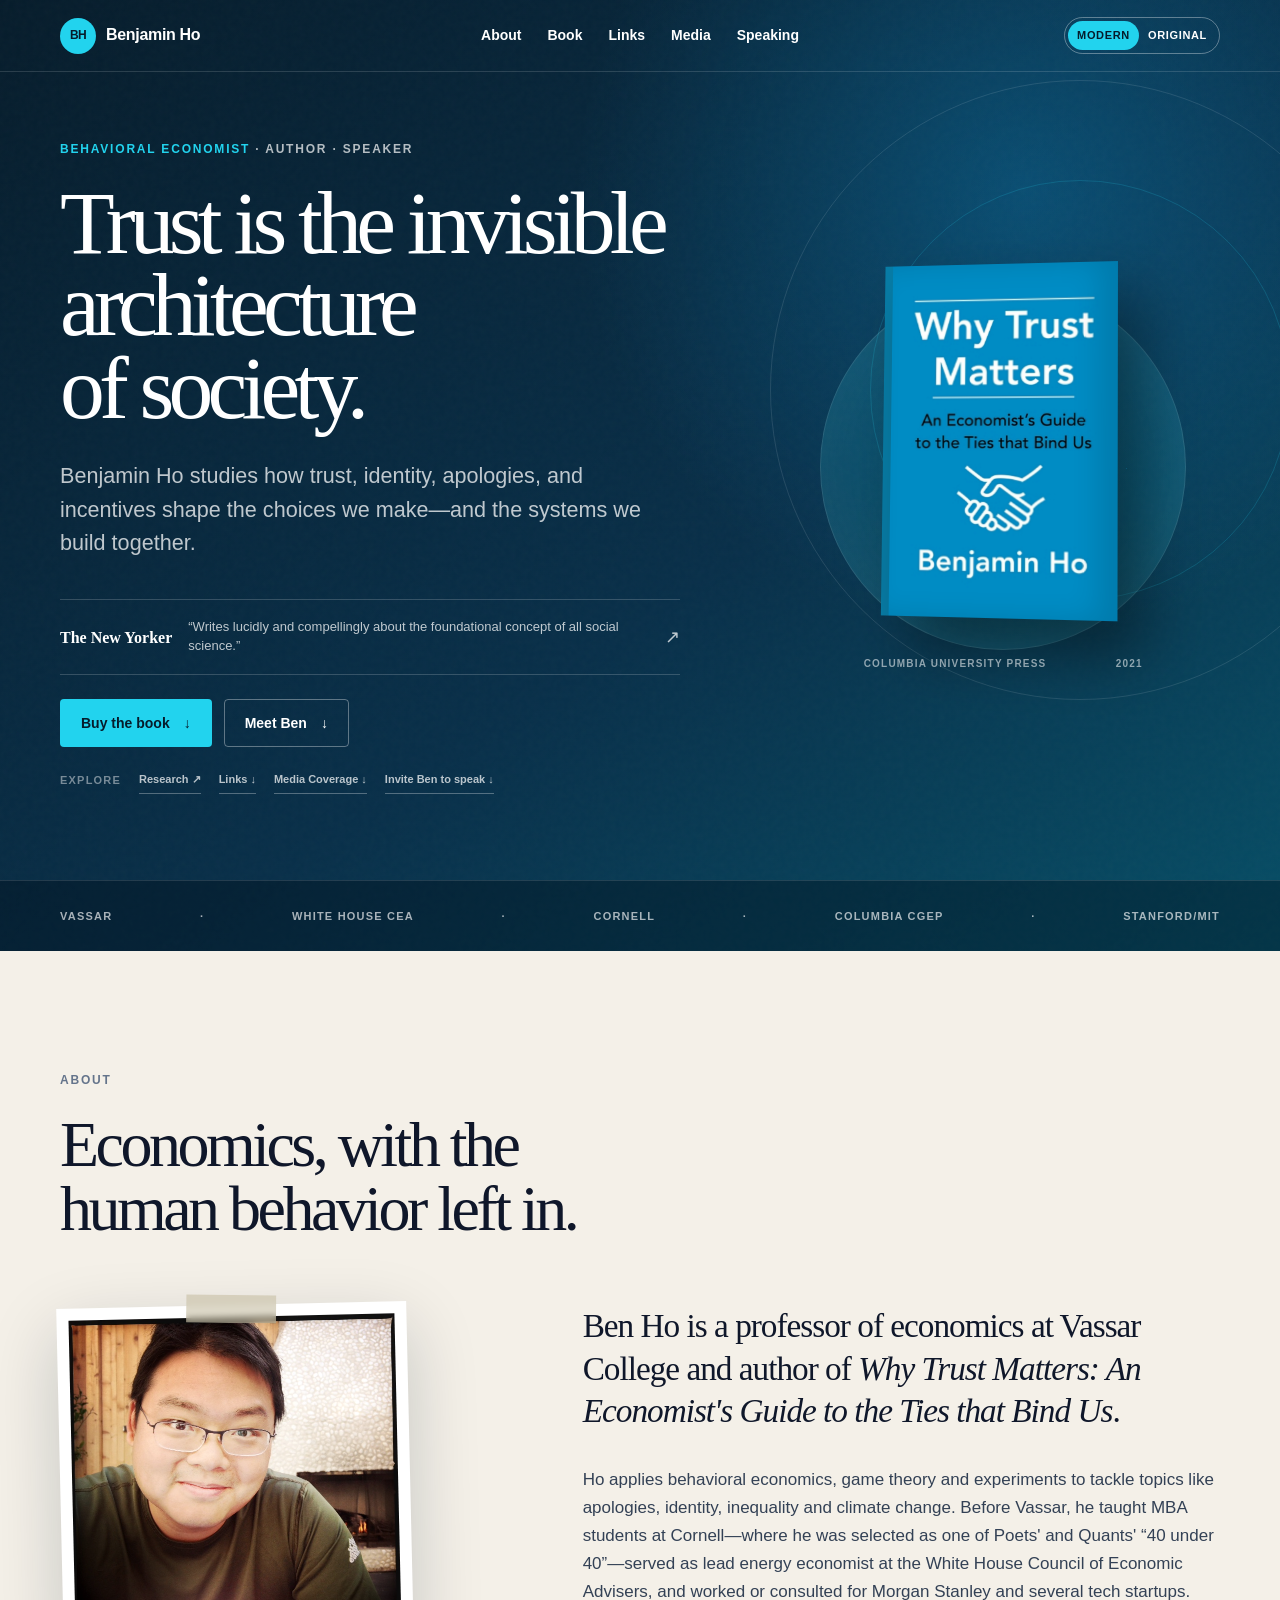
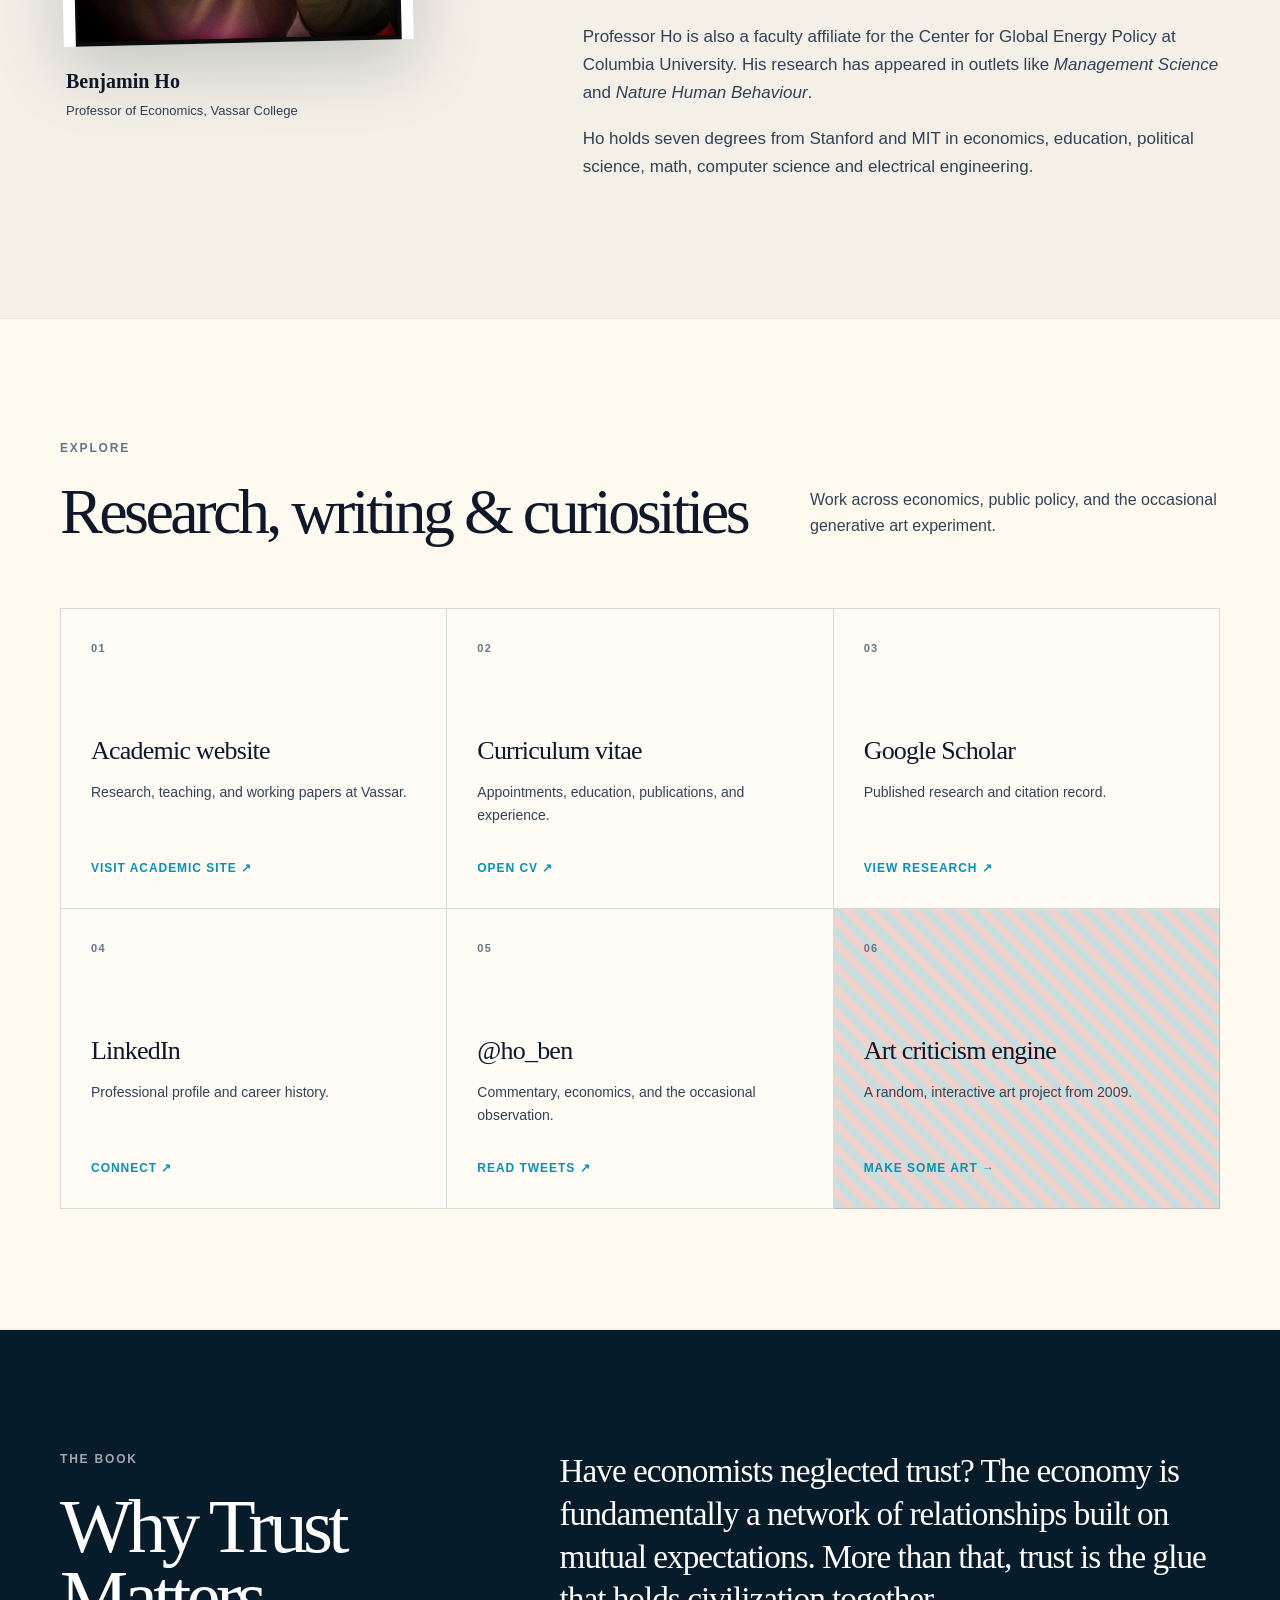
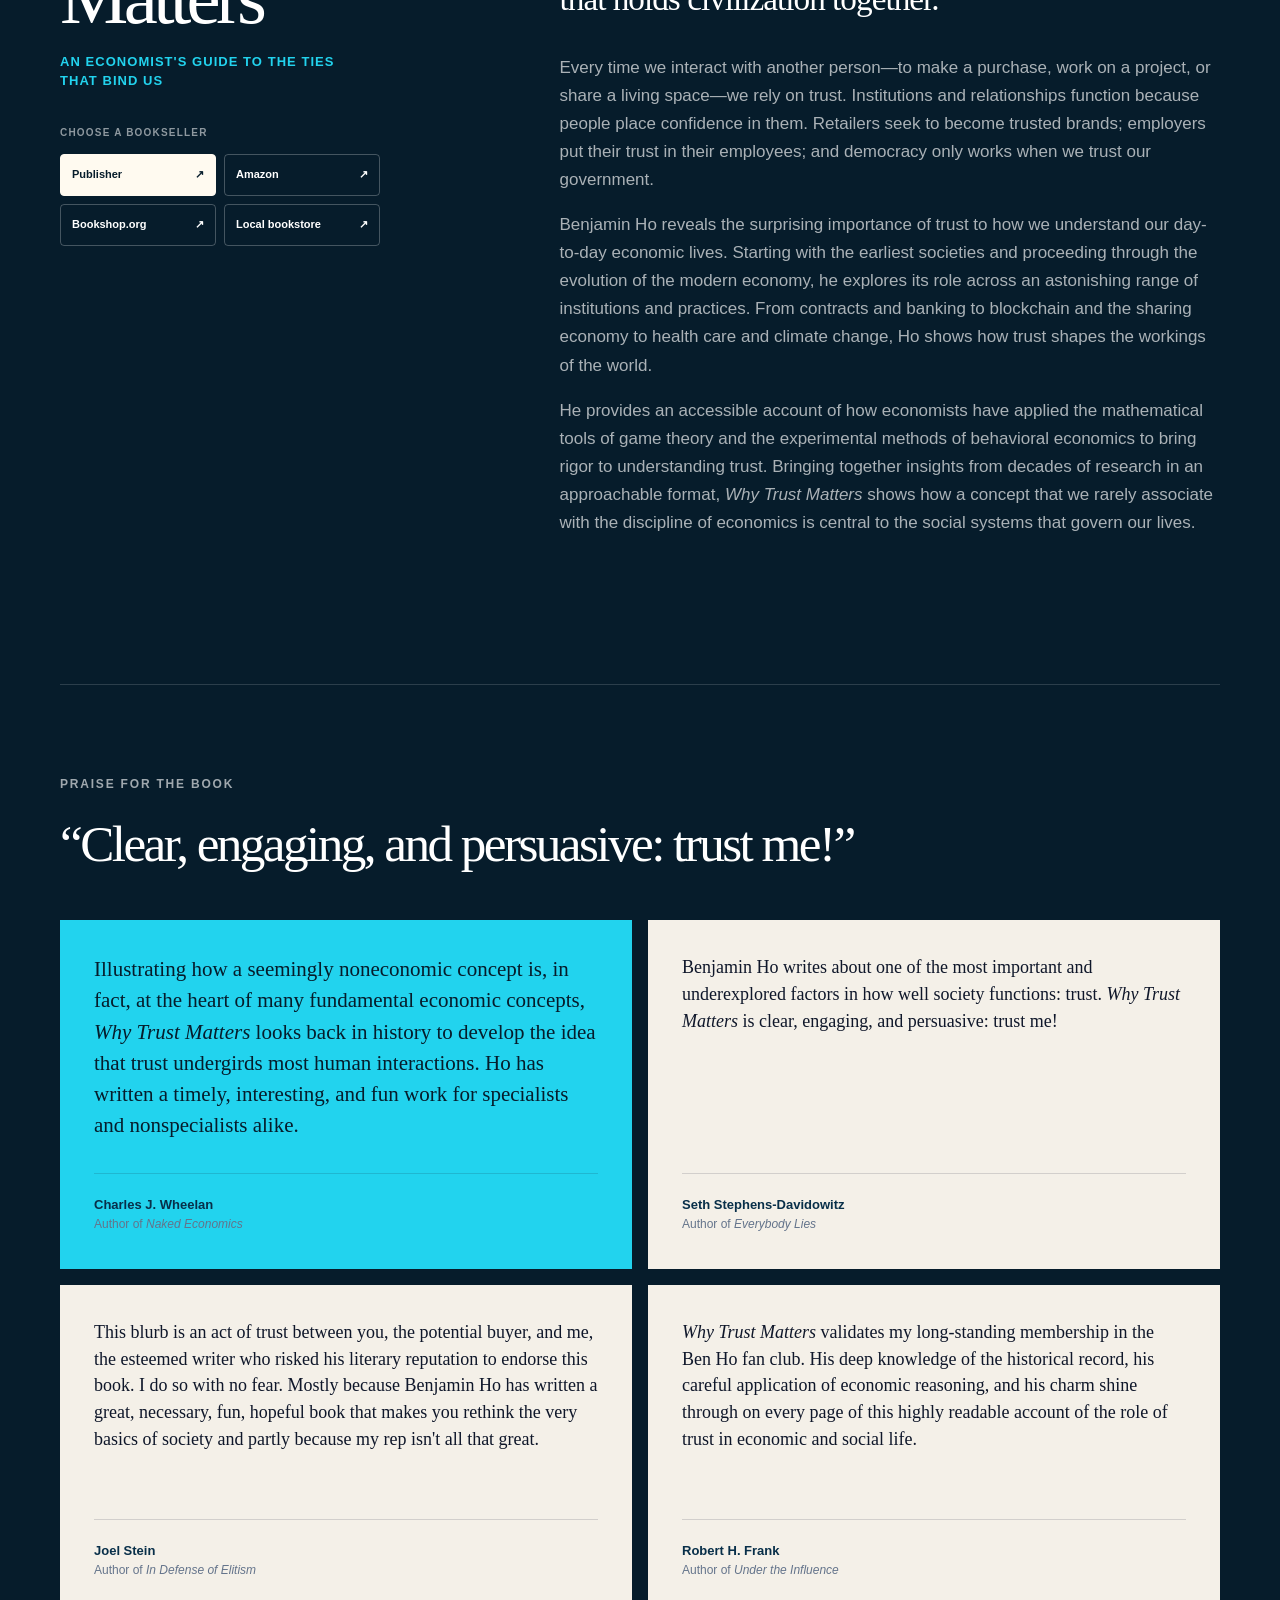
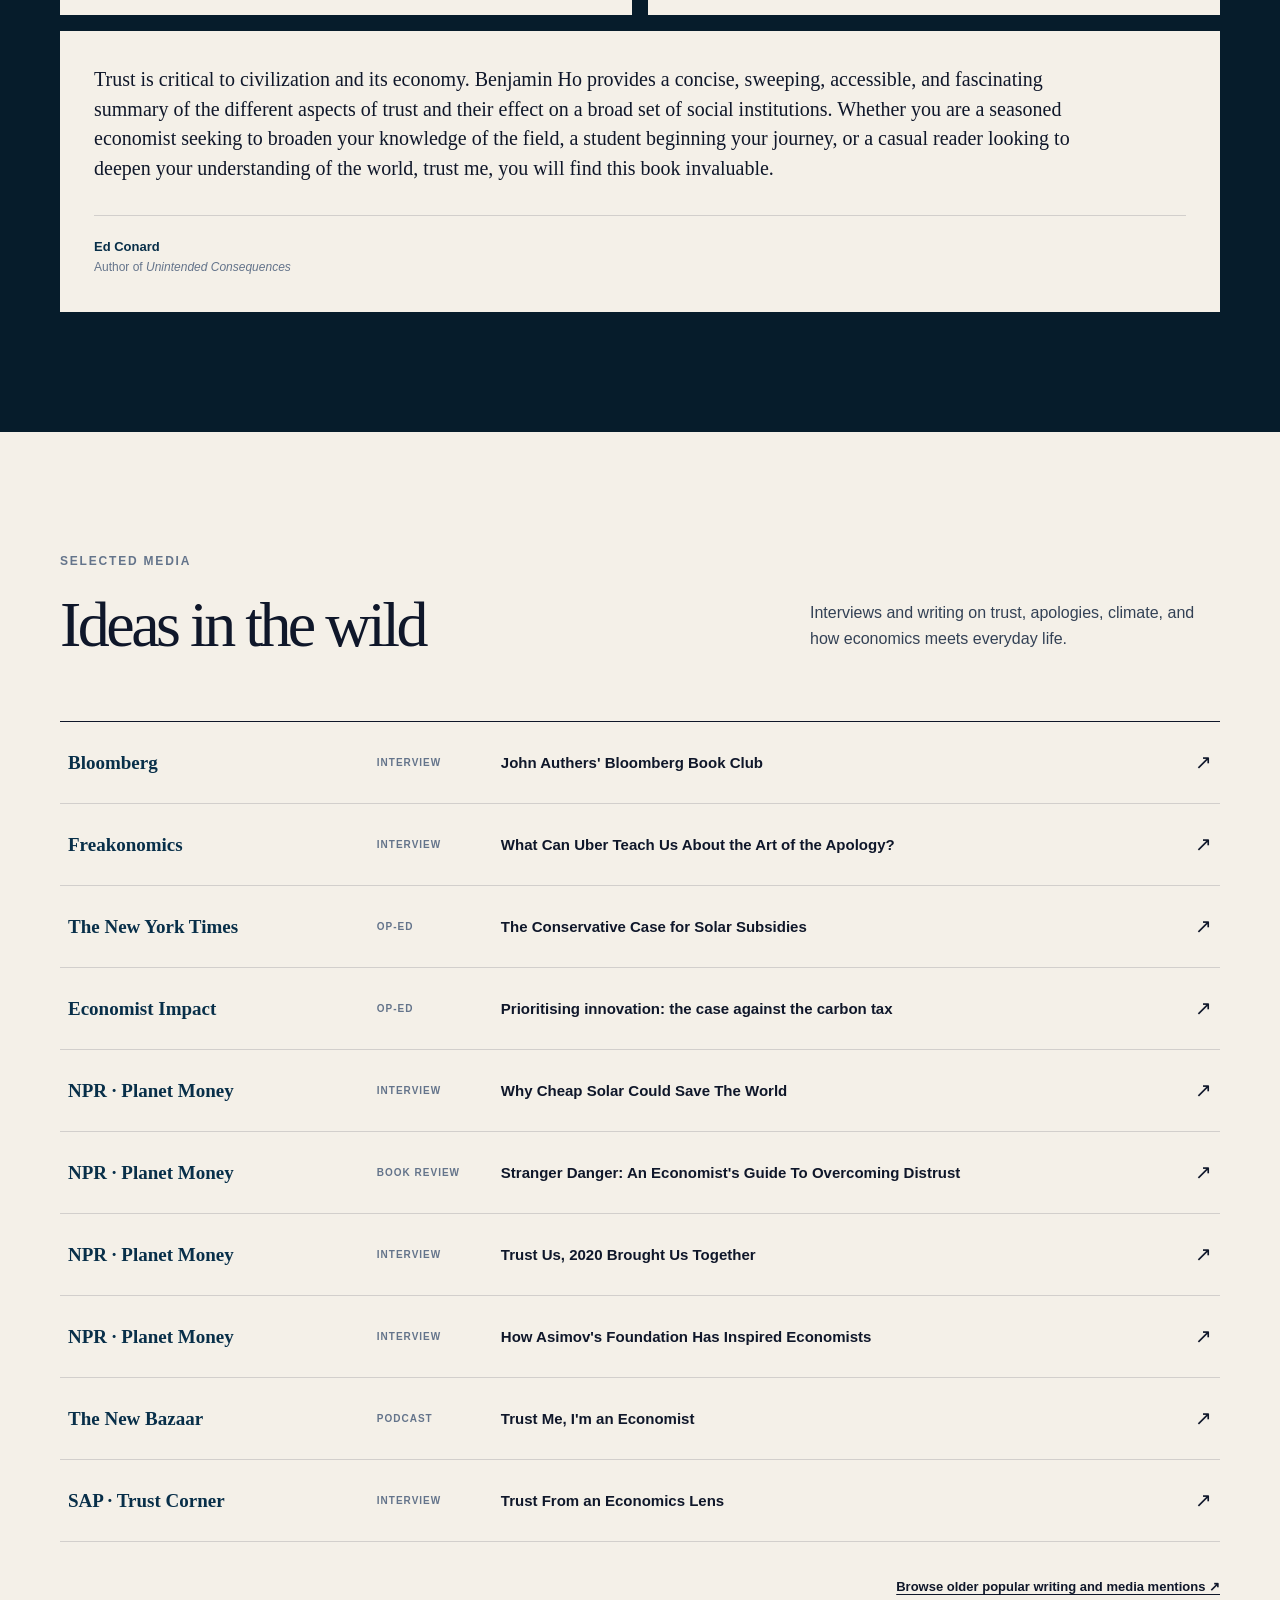
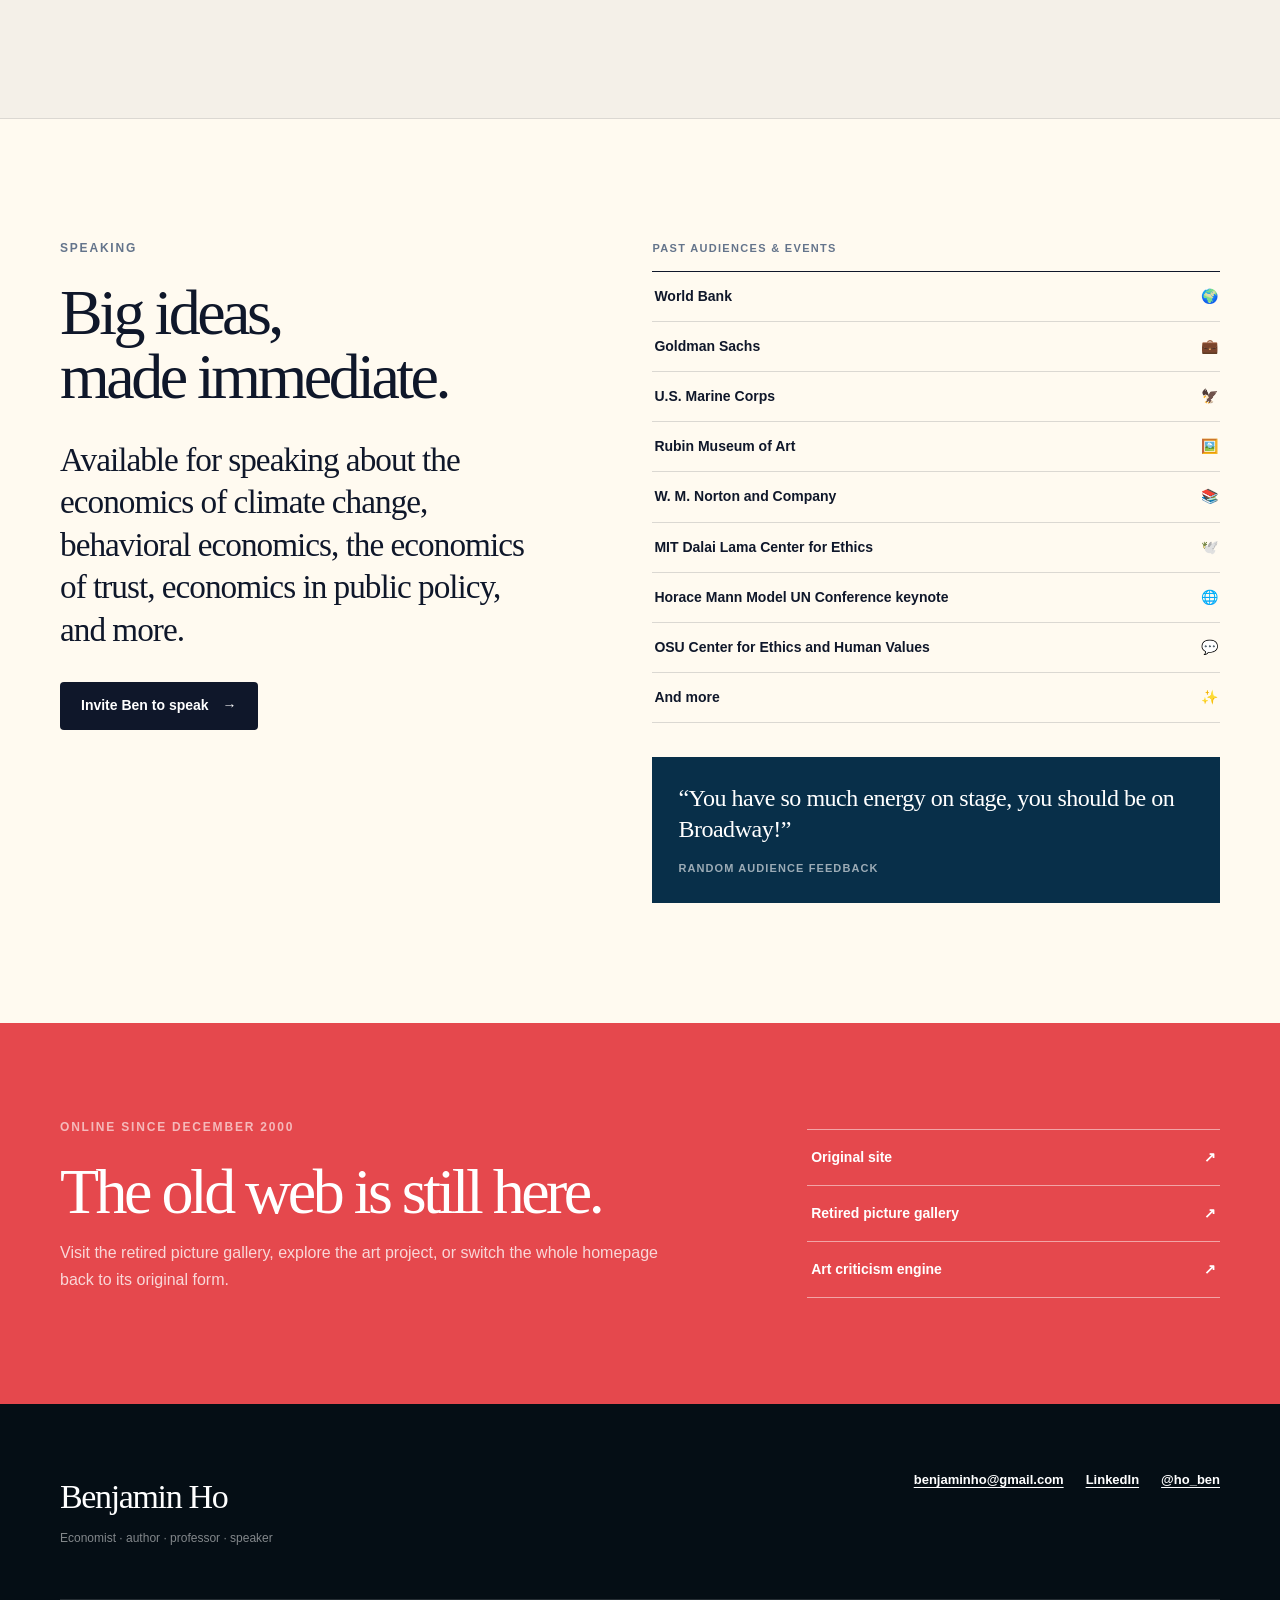
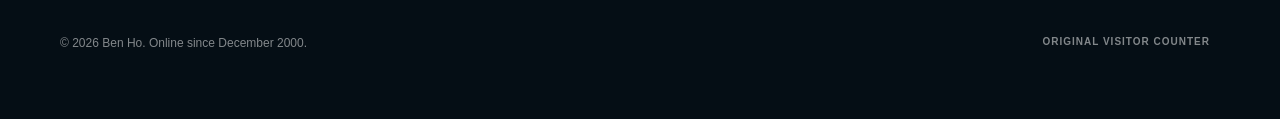
<file: index.html>
<!doctype html>
<html lang="en">
<head>
  <meta charset="utf-8">
  <meta name="viewport" content="width=device-width, initial-scale=1">
  <title>Benjamin Ho — Economist, Author of Why Trust Matters</title>
  <meta name="description" content="Benjamin Ho is a behavioral economist, Vassar College professor, and author of Why Trust Matters: An Economist's Guide to the Ties That Bind Us.">
  <meta name="keywords" content="Ben Ho, Benjamin Ho, Vassar, economist, Why Trust Matters, behavioral economics, trust, apologies, identity, climate change, White House CEA">
  <meta name="theme-color" content="#082f49">
  <meta property="og:type" content="profile">
  <meta property="og:site_name" content="Benjamin Ho">
  <meta property="og:title" content="Benjamin Ho — Why Trust Matters">
  <meta property="og:description" content="Behavioral economist, professor, and author exploring the ties that bind us.">
  <meta property="og:url" content="https://benho.org/">
  <meta property="og:image" content="https://benho.org/assets/why-trust-matters-cover.jpg">
  <link rel="canonical" href="https://benho.org/">
  <link rel="stylesheet" href="assets/site.css">
  <script src="assets/site.js" defer></script>
  <script type="application/ld+json">
  {
    "@context": "https://schema.org",
    "@type": "Person",
    "name": "Benjamin Ho",
    "alternateName": "Ben Ho",
    "url": "https://benho.org/",
    "image": "https://benho.org/assets/legacy/bh2014.jpg",
    "jobTitle": "Professor of Economics",
    "worksFor": {"@type": "CollegeOrUniversity", "name": "Vassar College"},
    "sameAs": [
      "https://scholar.google.com/citations?user=tZjLz_UAAAAJ",
      "https://www.linkedin.com/in/benjaminho/",
      "https://twitter.com/ho_ben?lang=en"
    ]
  }
  </script>
</head>
<body>
  <a class="skip-link" href="#main">Skip to content</a>

  <header class="site-header" data-header>
    <a class="wordmark" href="#top" aria-label="Benjamin Ho, home">
      <span class="wordmark-mark" aria-hidden="true">BH</span>
      <span>Benjamin Ho</span>
    </a>

    <button class="menu-button" type="button" aria-expanded="false" aria-controls="site-nav" data-menu-button>
      <span class="menu-button-lines" aria-hidden="true"></span>
      <span class="menu-button-label">Menu</span>
    </button>

    <nav class="site-nav" id="site-nav" aria-label="Primary" data-nav>
      <a href="#about">About</a>
      <a href="#book">Book</a>
      <a href="#links">Links</a>
      <a href="#media">Media</a>
      <a href="#speaking">Speaking</a>
      <a class="nav-action nav-academic" href="https://ho-ben.github.io/">Academic site <span aria-hidden="true">↗</span></a>
      <a class="nav-action nav-email" href="mailto:benjaminho@gmail.com">Email Ben <span aria-hidden="true">→</span></a>
    </nav>

    <div class="view-switch" aria-label="Website version">
      <span aria-current="page">Modern</span>
      <a href="original.html">Original</a>
    </div>
  </header>

  <main id="main">
    <section class="hero" id="top" aria-labelledby="hero-title">
      <div class="hero-backdrop" aria-hidden="true">
        <span class="orbit orbit-one"></span>
        <span class="orbit orbit-two"></span>
      </div>
      <div class="hero-inner shell">
        <div class="hero-copy reveal">
          <p class="eyebrow"><span>Behavioral economist</span> · Author · Speaker</p>
          <div class="hero-title-row">
            <h1 id="hero-title">Trust is the invisible architecture of society.</h1>
            <a class="hero-mobile-book" href="#book" aria-label="Explore Why Trust Matters">
              <img src="assets/why-trust-matters-cover.jpg" width="1400" height="2164" alt="Why Trust Matters by Benjamin Ho">
            </a>
          </div>
          <p class="hero-deck">Benjamin Ho studies how trust, identity, apologies, and incentives shape the choices we make—and the systems we build together.</p>
          <a class="review-callout" href="https://www.newyorker.com/magazine/2021/07/26/are-americans-more-trusting-than-they-seem">
            <span class="review-kicker">The New Yorker</span>
            <span>“Writes lucidly and compellingly about the foundational concept of all social science.”</span>
            <span class="review-arrow" aria-hidden="true">↗</span>
          </a>
          <div class="hero-actions">
            <a class="button button-primary" href="#book">Buy the book <span aria-hidden="true">↓</span></a>
            <a class="button button-quiet" href="#about">Meet Ben <span aria-hidden="true">↓</span></a>
          </div>
          <nav class="hero-shortcuts" aria-label="Explore Benjamin Ho's work">
            <span>Explore</span>
            <a href="https://ho-ben.github.io/">Research <span aria-hidden="true">↗</span></a>
            <a href="#links">Links <span aria-hidden="true">↓</span></a>
            <a href="#media">Media Coverage <span aria-hidden="true">↓</span></a>
            <a href="#speaking">Invite Ben to speak <span aria-hidden="true">↓</span></a>
          </nav>
        </div>

        <div class="hero-visual reveal" data-delay="1">
          <div class="book-stage">
            <div class="book-halo" aria-hidden="true"></div>
            <a class="book-cover" href="https://amzn.to/42t1PKT" aria-label="Order Why Trust Matters on Amazon">
              <img src="assets/why-trust-matters-cover.jpg" width="1400" height="2164" alt="Why Trust Matters: An Economist's Guide to the Ties that Bind Us, by Benjamin Ho">
            </a>
            <p class="book-note"><span>Columbia University Press</span><span>2021</span></p>
          </div>
        </div>
      </div>
      <div class="hero-credentials" aria-label="Career highlights">
        <div class="shell credentials-inner">
          <p>
            <span>Vassar</span><span aria-hidden="true">·</span>
            <span>White House CEA</span><span aria-hidden="true">·</span>
            <span>Cornell</span><span aria-hidden="true">·</span>
            <span>Columbia CGEP</span><span aria-hidden="true">·</span>
            <span>Stanford/MIT</span>
          </p>
        </div>
      </div>
    </section>

    <section class="section about shell" id="about" aria-labelledby="about-title">
      <div class="section-heading reveal">
        <p class="eyebrow eyebrow-dark">About</p>
        <h2 id="about-title">Economics, with the human behavior left in.</h2>
      </div>
      <div class="about-grid">
        <figure class="portrait-card reveal">
          <div class="portrait-frame">
            <img src="assets/legacy/bh2014.jpg" width="640" height="640" alt="Portrait of Benjamin Ho">
          </div>
          <figcaption>
            <strong>Benjamin Ho</strong>
            <span>Professor of Economics, Vassar College</span>
          </figcaption>
        </figure>
        <div class="about-copy reveal" data-delay="1">
          <p class="lead">Ben Ho is a professor of economics at Vassar College and author of <em>Why Trust Matters: An Economist's Guide to the Ties that Bind Us</em>.</p>
          <p>Ho applies behavioral economics, game theory and experiments to tackle topics like apologies, identity, inequality and climate change. Before Vassar, he taught MBA students at Cornell—where he was selected as one of Poets' and Quants' “40 under 40”—served as lead energy economist at the White House Council of Economic Advisers, and worked or consulted for Morgan Stanley and several tech startups.</p>
          <p>Professor Ho is also a faculty affiliate for the Center for Global Energy Policy at Columbia University. His research has appeared in outlets like <em>Management Science</em> and <em>Nature Human Behaviour</em>.</p>
          <p>Ho holds seven degrees from Stanford and MIT in economics, education, political science, math, computer science and electrical engineering.</p>
        </div>
      </div>
    </section>

    <section class="section resources" id="links" aria-labelledby="resources-title">
      <div class="shell">
        <div class="section-heading section-heading-row reveal">
          <div>
            <p class="eyebrow eyebrow-dark">Explore</p>
            <h2 id="resources-title">Research, writing &amp; curiosities</h2>
          </div>
          <p>Work across economics, public policy, and the occasional generative art experiment.</p>
        </div>
        <div class="resource-grid">
          <a class="resource-card reveal" href="https://ho-ben.github.io/">
            <span class="resource-number">01</span>
            <h3>Academic website</h3>
            <p>Research, teaching, and working papers at Vassar.</p>
            <span class="card-link">Visit academic site ↗</span>
          </a>
          <a class="resource-card reveal" data-delay="1" href="https://ho-ben.github.io/files/cv-bho.pdf">
            <span class="resource-number">02</span>
            <h3>Curriculum vitae</h3>
            <p>Appointments, education, publications, and experience.</p>
            <span class="card-link">Open CV ↗</span>
          </a>
          <a class="resource-card reveal" data-delay="2" href="https://scholar.google.com/citations?user=tZjLz_UAAAAJ">
            <span class="resource-number">03</span>
            <h3>Google Scholar</h3>
            <p>Published research and citation record.</p>
            <span class="card-link">View research ↗</span>
          </a>
          <a class="resource-card reveal" href="https://www.linkedin.com/in/benjaminho/">
            <span class="resource-number">04</span>
            <h3>LinkedIn</h3>
            <p>Professional profile and career history.</p>
            <span class="card-link">Connect ↗</span>
          </a>
          <a class="resource-card reveal" data-delay="1" href="https://twitter.com/ho_ben?lang=en">
            <span class="resource-number">05</span>
            <h3>@ho_ben</h3>
            <p>Commentary, economics, and the occasional observation.</p>
            <span class="card-link">Read tweets ↗</span>
          </a>
          <a class="resource-card resource-card-art reveal" data-delay="2" href="art.html">
            <span class="resource-number">06</span>
            <h3>Art criticism engine</h3>
            <p>A random, interactive art project from 2009.</p>
            <span class="card-link">Make some art →</span>
          </a>
        </div>
      </div>
    </section>

    <section class="section book-section" id="book" aria-labelledby="book-title">
      <div class="shell book-intro">
        <div class="book-sticky reveal">
          <p class="eyebrow eyebrow-light">The book</p>
          <h2 id="book-title">Why Trust Matters</h2>
          <p class="book-subtitle">An Economist's Guide to the Ties That Bind Us</p>
          <div class="purchase-panel" aria-label="Purchase Why Trust Matters">
            <p>Choose a bookseller</p>
            <div class="purchase-links">
              <a class="purchase-link-primary" href="https://cup.columbia.edu/book/why-trust-matters/9780231189613/">Publisher <span aria-hidden="true">↗</span></a>
              <a href="https://amzn.to/42t1PKT">Amazon <span aria-hidden="true">↗</span></a>
              <a href="https://bookshop.org/search?keywords=9780231189613">Bookshop.org <span aria-hidden="true">↗</span></a>
              <a href="https://www.indiebound.org/indie-store-finder">Local bookstore <span aria-hidden="true">↗</span></a>
            </div>
          </div>
        </div>
        <div class="book-description reveal" data-delay="1">
          <p class="lead">Have economists neglected trust? The economy is fundamentally a network of relationships built on mutual expectations. More than that, trust is the glue that holds civilization together.</p>
          <p>Every time we interact with another person—to make a purchase, work on a project, or share a living space—we rely on trust. Institutions and relationships function because people place confidence in them. Retailers seek to become trusted brands; employers put their trust in their employees; and democracy only works when we trust our government.</p>
          <p>Benjamin Ho reveals the surprising importance of trust to how we understand our day-to-day economic lives. Starting with the earliest societies and proceeding through the evolution of the modern economy, he explores its role across an astonishing range of institutions and practices. From contracts and banking to blockchain and the sharing economy to health care and climate change, Ho shows how trust shapes the workings of the world.</p>
          <p>He provides an accessible account of how economists have applied the mathematical tools of game theory and the experimental methods of behavioral economics to bring rigor to understanding trust. Bringing together insights from decades of research in an approachable format, <em>Why Trust Matters</em> shows how a concept that we rarely associate with the discipline of economics is central to the social systems that govern our lives.</p>
        </div>
      </div>

      <div class="shell reviews" aria-labelledby="reviews-title">
        <div class="reviews-heading reveal">
          <p class="eyebrow eyebrow-light">Praise for the book</p>
          <h3 id="reviews-title">“Clear, engaging, and persuasive: trust me!”</h3>
        </div>
        <div class="review-grid">
          <blockquote class="quote-card quote-card-featured reveal">
            <p>Illustrating how a seemingly noneconomic concept is, in fact, at the heart of many fundamental economic concepts, <em>Why Trust Matters</em> looks back in history to develop the idea that trust undergirds most human interactions. Ho has written a timely, interesting, and fun work for specialists and nonspecialists alike.</p>
            <footer><strong>Charles J. Wheelan</strong><span>Author of <em>Naked Economics</em></span></footer>
          </blockquote>
          <blockquote class="quote-card reveal" data-delay="1">
            <p>Benjamin Ho writes about one of the most important and underexplored factors in how well society functions: trust. <em>Why Trust Matters</em> is clear, engaging, and persuasive: trust me!</p>
            <footer><strong>Seth Stephens-Davidowitz</strong><span>Author of <em>Everybody Lies</em></span></footer>
          </blockquote>
          <blockquote class="quote-card reveal">
            <p>This blurb is an act of trust between you, the potential buyer, and me, the esteemed writer who risked his literary reputation to endorse this book. I do so with no fear. Mostly because Benjamin Ho has written a great, necessary, fun, hopeful book that makes you rethink the very basics of society and partly because my rep isn't all that great.</p>
            <footer><strong>Joel Stein</strong><span>Author of <em>In Defense of Elitism</em></span></footer>
          </blockquote>
          <blockquote class="quote-card reveal" data-delay="1">
            <p><em>Why Trust Matters</em> validates my long-standing membership in the Ben Ho fan club. His deep knowledge of the historical record, his careful application of economic reasoning, and his charm shine through on every page of this highly readable account of the role of trust in economic and social life.</p>
            <footer><strong>Robert H. Frank</strong><span>Author of <em>Under the Influence</em></span></footer>
          </blockquote>
          <blockquote class="quote-card quote-card-wide reveal">
            <p>Trust is critical to civilization and its economy. Benjamin Ho provides a concise, sweeping, accessible, and fascinating summary of the different aspects of trust and their effect on a broad set of social institutions. Whether you are a seasoned economist seeking to broaden your knowledge of the field, a student beginning your journey, or a casual reader looking to deepen your understanding of the world, trust me, you will find this book invaluable.</p>
            <footer><strong>Ed Conard</strong><span>Author of <em>Unintended Consequences</em></span></footer>
          </blockquote>
        </div>
      </div>
    </section>

    <section class="section media shell" id="media" aria-labelledby="media-title">
      <div class="section-heading section-heading-row reveal">
        <div>
          <p class="eyebrow eyebrow-dark">Selected media</p>
          <h2 id="media-title">Ideas in the wild</h2>
        </div>
        <p>Interviews and writing on trust, apologies, climate, and how economics meets everyday life.</p>
      </div>
      <div class="media-list">
        <a class="media-item reveal" href="https://www.bloomberg.com/opinion/articles/2021-11-18/benjamin-ho-discusses-why-trust-matters-with-john-authers">
          <span class="media-outlet">Bloomberg</span><span class="media-type">Interview</span><strong>John Authers' Bloomberg Book Club</strong><span class="media-arrow">↗</span>
        </a>
        <a class="media-item reveal" href="https://freakonomics.com/podcast/apologies/">
          <span class="media-outlet">Freakonomics</span><span class="media-type">Interview</span><strong>What Can Uber Teach Us About the Art of the Apology?</strong><span class="media-arrow">↗</span>
        </a>
        <a class="media-item reveal" href="https://www.nytimes.com/2016/01/05/opinion/the-conservative-case-for-solar-subsidies.html">
          <span class="media-outlet">The New York Times</span><span class="media-type">Op-ed</span><strong>The Conservative Case for Solar Subsidies</strong><span class="media-arrow">↗</span>
        </a>
        <a class="media-item reveal" href="https://impact.economist.com/sustainability/net-zero-and-energy/prioritising-innovation-the-case-against-the-carbon-tax-ben-ho">
          <span class="media-outlet">Economist Impact</span><span class="media-type">Op-ed</span><strong>Prioritising innovation: the case against the carbon tax</strong><span class="media-arrow">↗</span>
        </a>
        <a class="media-item reveal" href="https://www.npr.org/2020/02/11/804985258/why-cheap-solar-could-save-the-world">
          <span class="media-outlet">NPR · Planet Money</span><span class="media-type">Interview</span><strong>Why Cheap Solar Could Save The World</strong><span class="media-arrow">↗</span>
        </a>
        <a class="media-item reveal" href="https://www.npr.org/sections/money/2021/04/06/984040411/stranger-danger-an-economist-s-guide-to-overcoming-distrust">
          <span class="media-outlet">NPR · Planet Money</span><span class="media-type">Book review</span><strong>Stranger Danger: An Economist's Guide To Overcoming Distrust</strong><span class="media-arrow">↗</span>
        </a>
        <a class="media-item reveal" href="https://www.npr.org/2021/09/21/1039445189/trust-us-2020-brought-us-together">
          <span class="media-outlet">NPR · Planet Money</span><span class="media-type">Interview</span><strong>Trust Us, 2020 Brought Us Together</strong><span class="media-arrow">↗</span>
        </a>
        <a class="media-item reveal" href="https://www.npr.org/2023/07/17/1188203986/how-asimovs-foundation-has-inspired-economists">
          <span class="media-outlet">NPR · Planet Money</span><span class="media-type">Interview</span><strong>How Asimov's Foundation Has Inspired Economists</strong><span class="media-arrow">↗</span>
        </a>
        <a class="media-item reveal" href="https://shows.acast.com/the-new-bazaar/episodes/trust-me-im-an-economist">
          <span class="media-outlet">The New Bazaar</span><span class="media-type">Podcast</span><strong>Trust Me, I'm an Economist</strong><span class="media-arrow">↗</span>
        </a>
        <a class="media-item reveal" href="https://podcasts.apple.com/us/podcast/episode-20-trust-from-an-economics-lens/id1633269486?i=1000621635000">
          <span class="media-outlet">SAP · Trust Corner</span><span class="media-type">Interview</span><strong>Trust From an Economics Lens</strong><span class="media-arrow">↗</span>
        </a>
      </div>
      <p class="older-media reveal"><a href="https://ho-ben.github.io/#press">Browse older popular writing and media mentions ↗</a></p>
    </section>

    <section class="section speaking" id="speaking" aria-labelledby="speaking-title">
      <div class="shell speaking-grid">
        <div class="speaking-copy reveal">
          <p class="eyebrow eyebrow-dark">Speaking</p>
          <h2 id="speaking-title">Big ideas, made immediate.</h2>
          <p class="lead">Available for speaking about the economics of climate change, behavioral economics, the economics of trust, economics in public policy, and more.</p>
          <a class="button button-dark" href="mailto:benjaminho@gmail.com?subject=Speaking%20inquiry">Invite Ben to speak <span aria-hidden="true">→</span></a>
        </div>
        <div class="speaking-details reveal" data-delay="1">
          <p class="list-label">Past audiences &amp; events</p>
          <ul class="event-list">
            <li><span>World Bank</span><span aria-hidden="true">🌍</span></li>
            <li><span>Goldman Sachs</span><span aria-hidden="true">💼</span></li>
            <li><span>U.S. Marine Corps</span><span aria-hidden="true">🦅</span></li>
            <li><a href="https://rubinmuseum.org/events/event/the-venerable-tenzin-priyadarshi-10-23-2015/">Rubin Museum of Art</a><span aria-hidden="true">🖼️</span></li>
            <li><a href="https://seagull.wwnorton.com/events-economics">W. M. Norton and Company</a><span aria-hidden="true">📚</span></li>
            <li><a href="https://thecenter.mit.edu/events/why-trust-matters-with-ben-ho/">MIT Dalai Lama Center for Ethics</a><span aria-hidden="true">🕊️</span></li>
            <li><a href="https://www.hommunc.org/">Horace Mann Model UN Conference keynote</a><span aria-hidden="true">🌐</span></li>
            <li><a href="https://cehv.osu.edu/events/civil-discourse-forum-can-markets-solve-climate-change">OSU Center for Ethics and Human Values</a><span aria-hidden="true">💬</span></li>
            <li><span>And more</span><span aria-hidden="true">✨</span></li>
          </ul>
          <blockquote class="audience-quote">
            <p>“You have so much energy on stage, you should be on Broadway!”</p>
            <footer>Random audience feedback</footer>
          </blockquote>
        </div>
      </div>
    </section>

    <section class="legacy-band" aria-labelledby="legacy-title">
      <div class="shell legacy-inner reveal">
        <div>
          <p class="eyebrow eyebrow-light">Online since December 2000</p>
          <h2 id="legacy-title">The old web is still here.</h2>
          <p>Visit the retired picture gallery, explore the art project, or switch the whole homepage back to its original form.</p>
        </div>
        <div class="legacy-links">
          <a href="original.html">Original site <span>↗</span></a>
          <a href="picturecredits.html">Retired picture gallery <span>↗</span></a>
          <a href="art.html">Art criticism engine <span>↗</span></a>
        </div>
      </div>
    </section>
  </main>

  <footer class="site-footer">
    <div class="shell footer-inner">
      <div>
        <a class="footer-name" href="#top">Benjamin Ho</a>
        <p>Economist · author · professor · speaker</p>
      </div>
      <div class="footer-links">
        <a href="mailto:benjaminho@gmail.com">benjaminho@gmail.com</a>
        <a href="https://www.linkedin.com/in/benjaminho/">LinkedIn</a>
        <a href="https://twitter.com/ho_ben?lang=en">@ho_ben</a>
      </div>
      <div class="footer-bottom">
        <p class="footer-meta">© <span data-year>2026</span> Ben Ho. Online since December 2000.</p>
        <div class="footer-counter" aria-label="Original visitor counter">
          <span>Original visitor counter</span>
          <span class="footer-counter-value">
            <script>
              var sc_project = 231929;
              var sc_invisible = 0;
              var sc_security = "";
              var scJsHost = "https://";
              document.write("<sc" + "ript src='" + scJsHost + "statcounter.com/counter/counter.js'></" + "script>");
            </script>
            <noscript><img src="https://c.statcounter.com/231929/0//0/" alt="Visitor counter"></noscript>
          </span>
        </div>
      </div>
    </div>
  </footer>
</body>
</html>
</file>
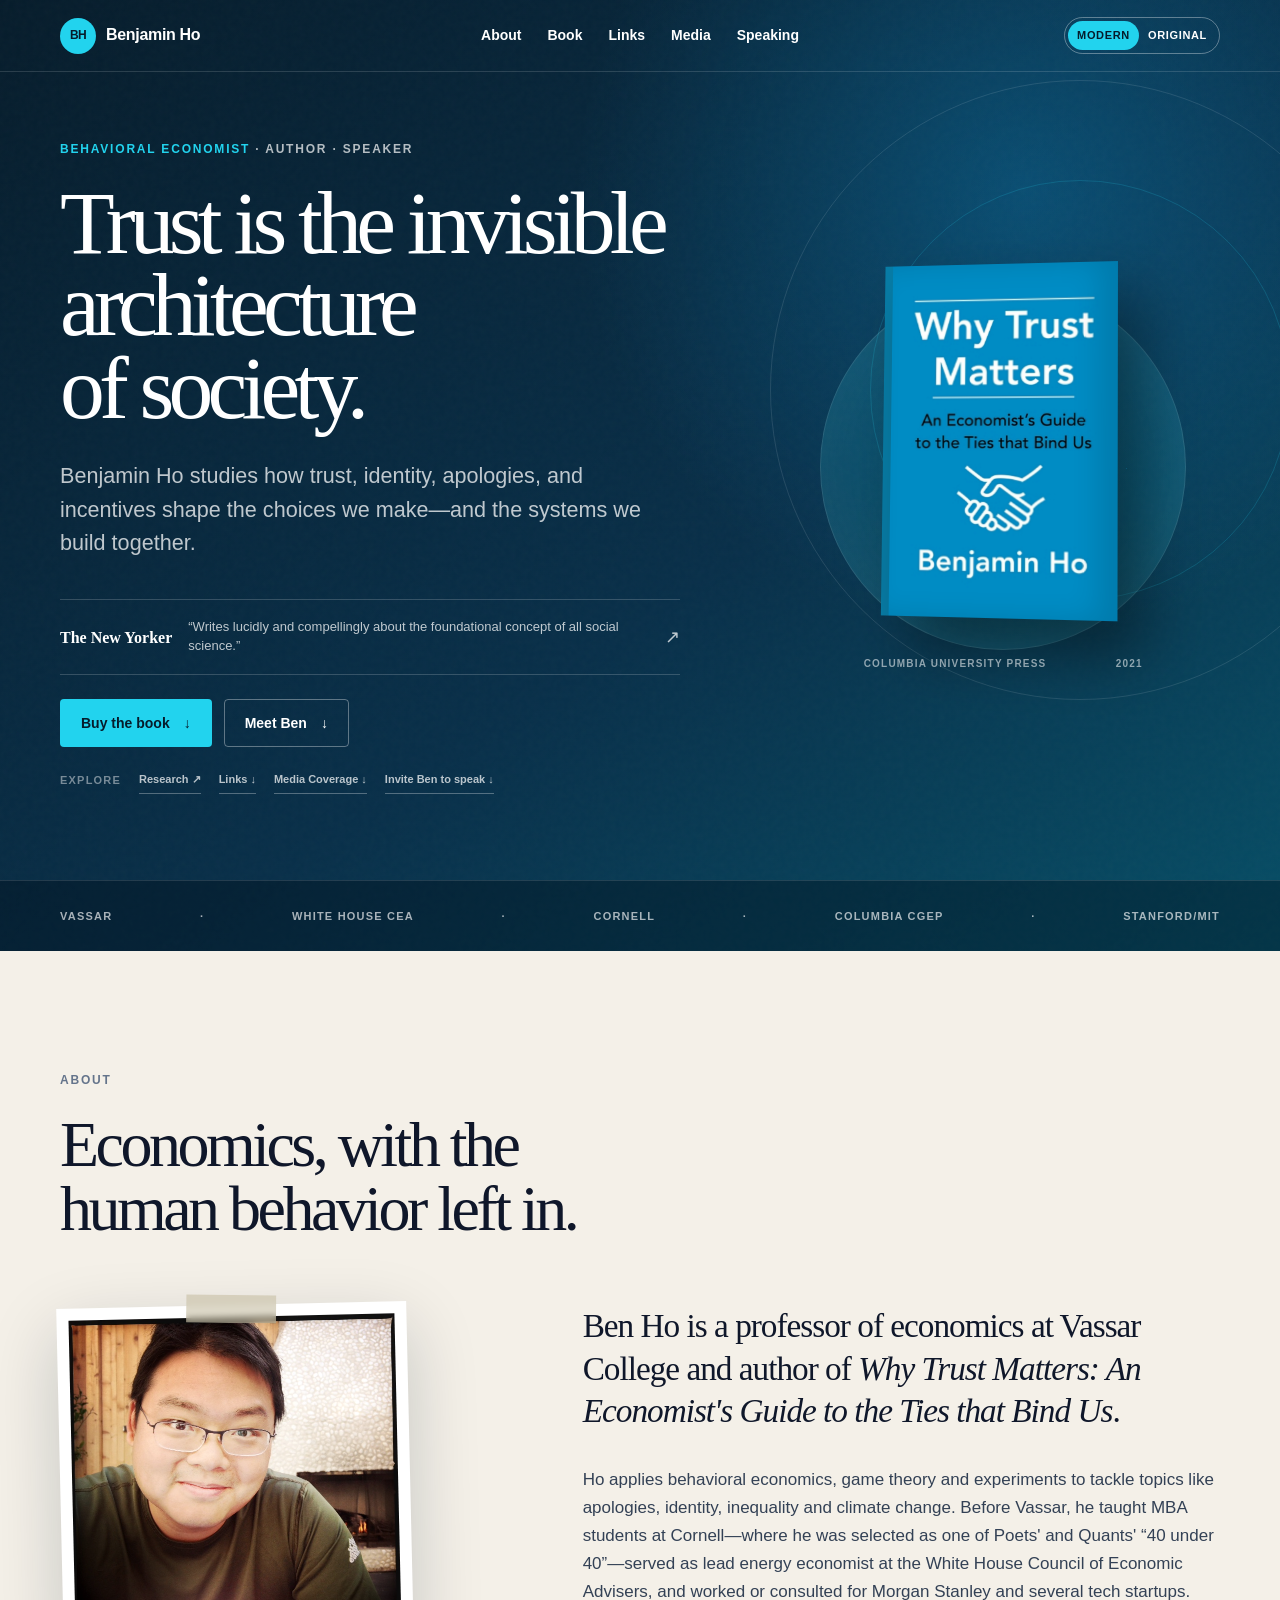
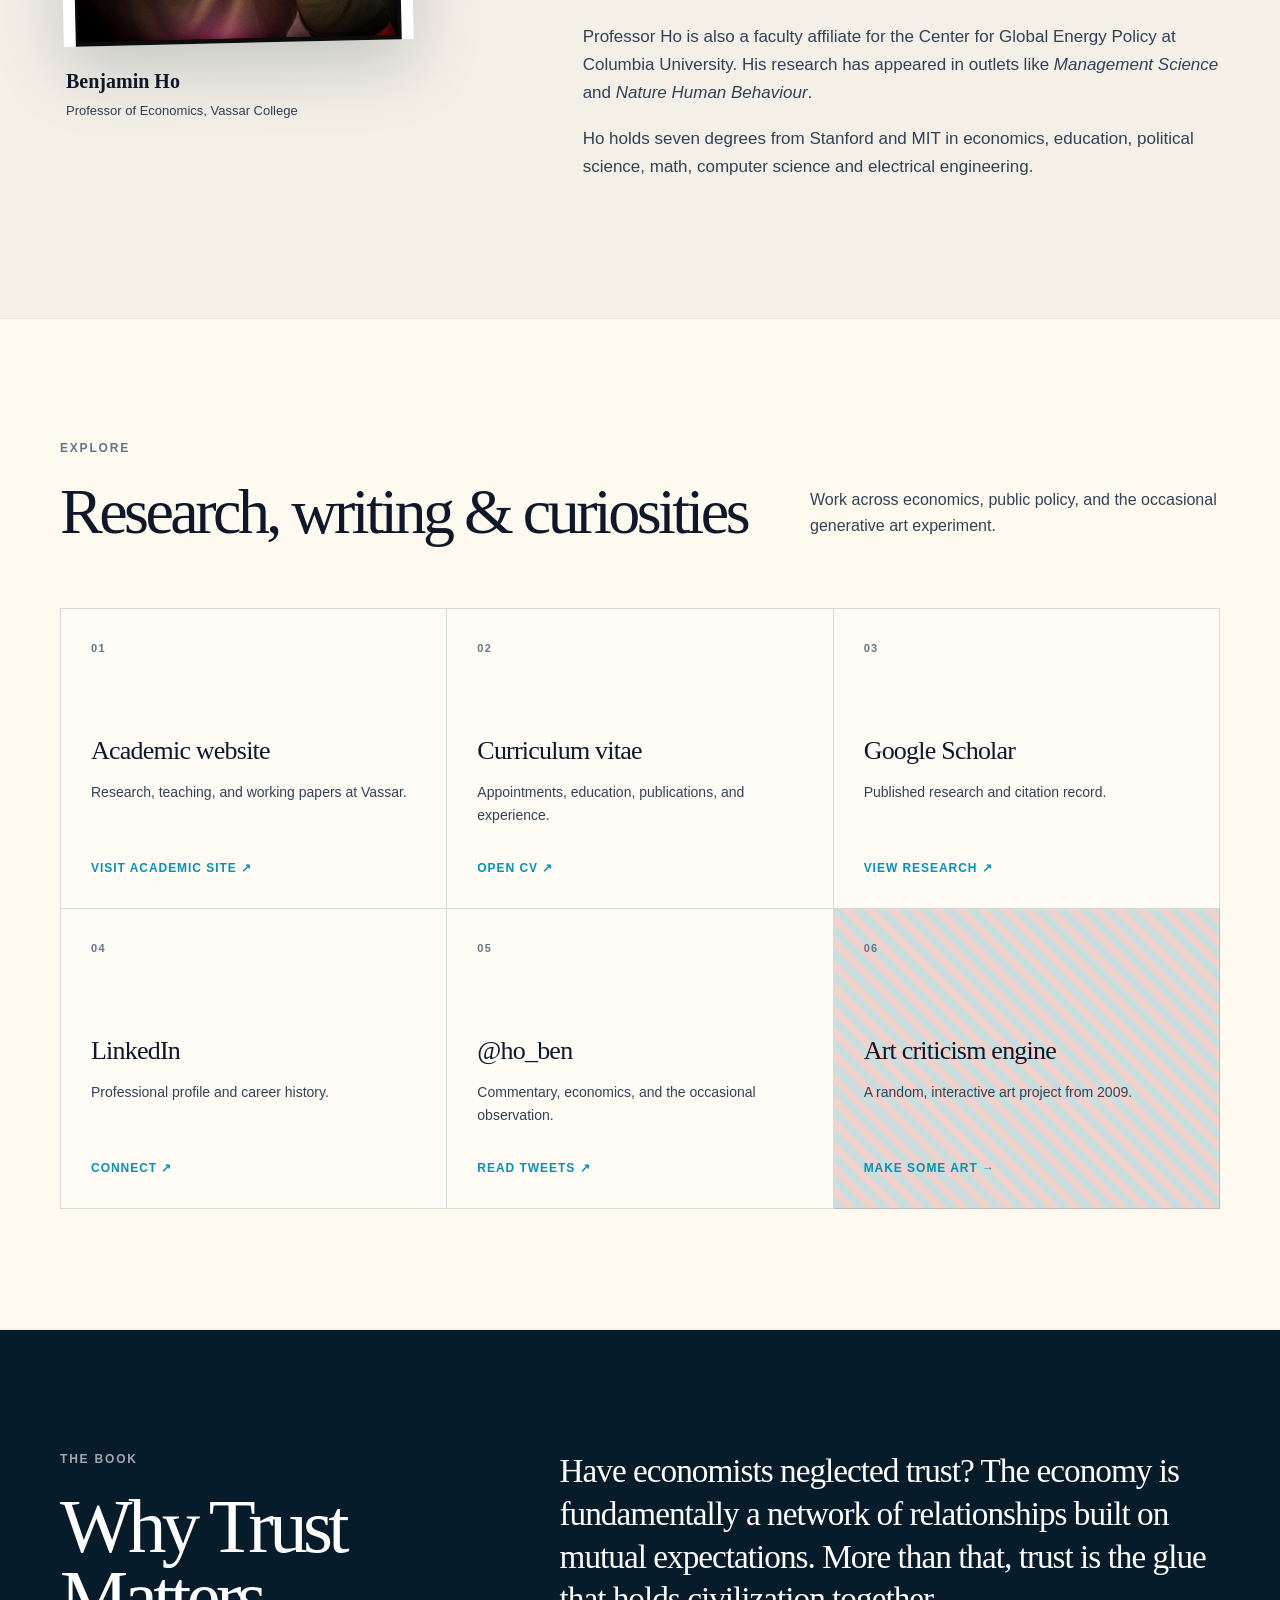
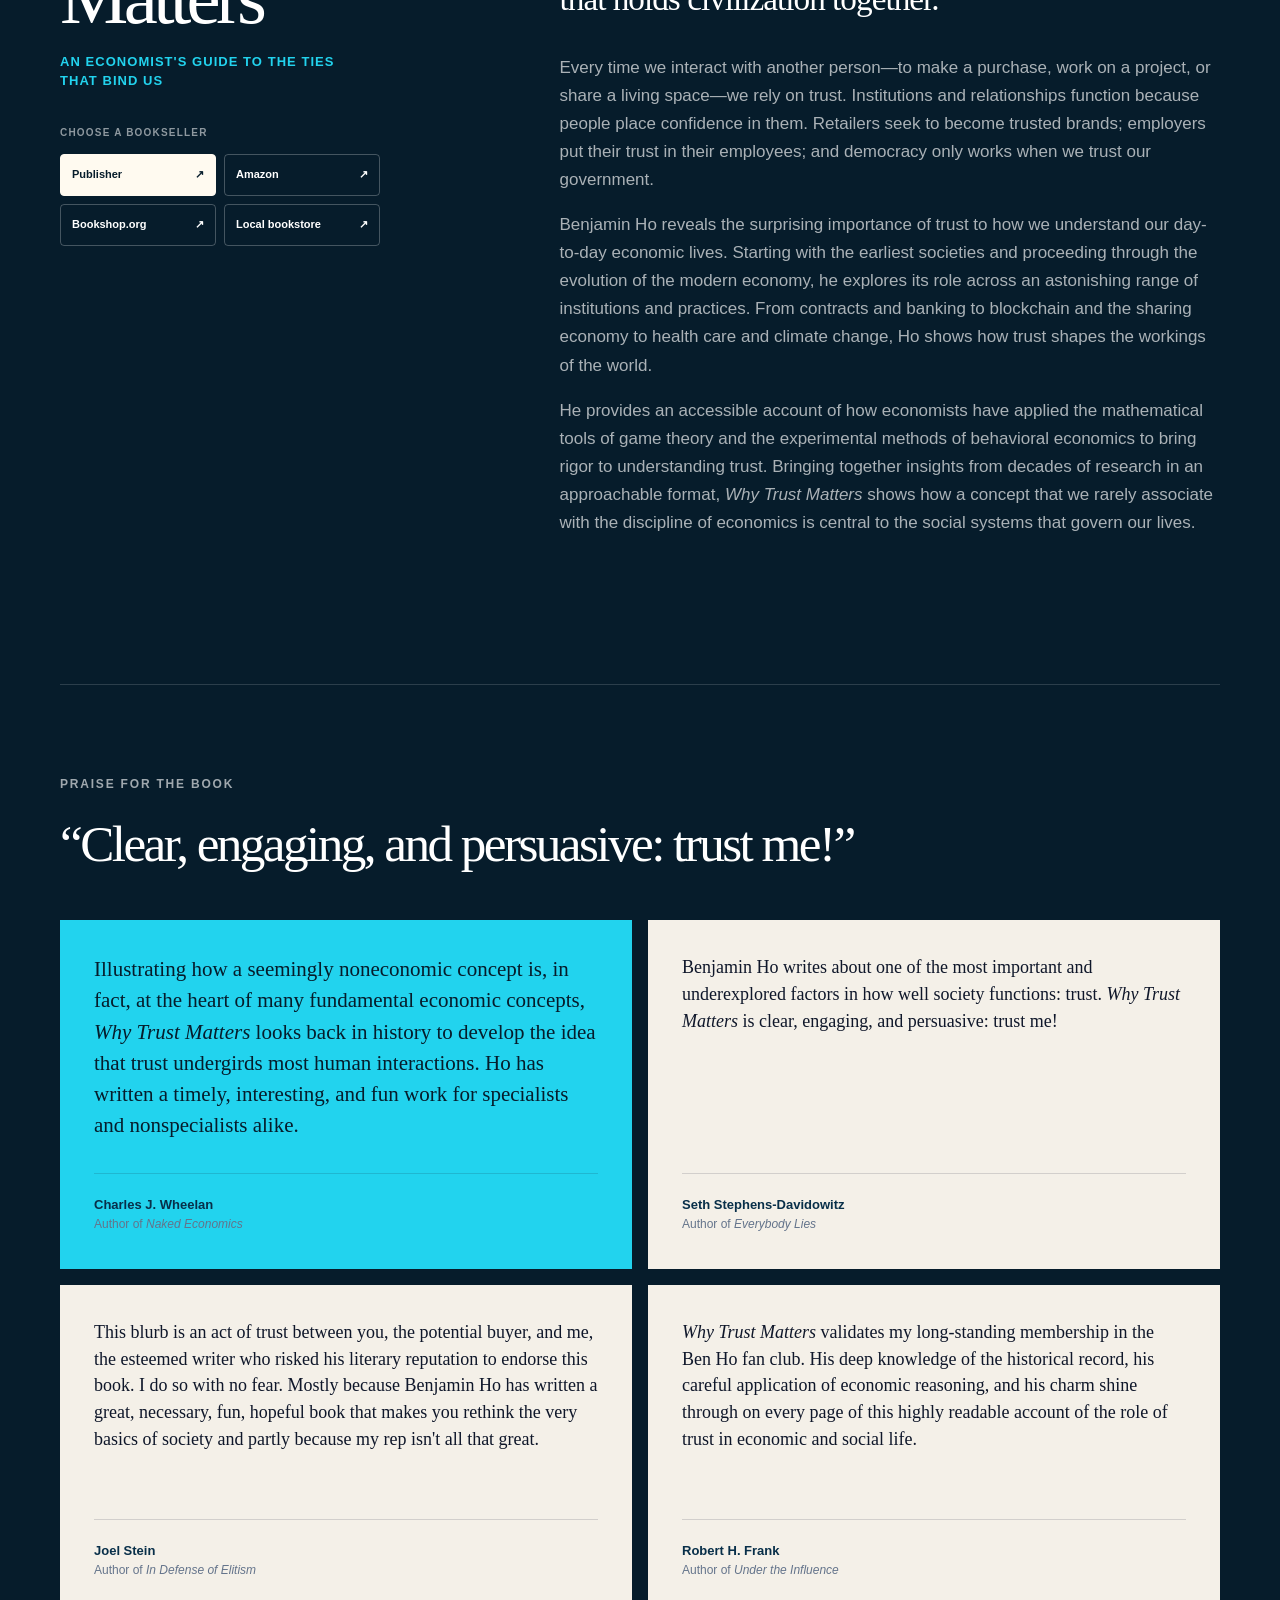
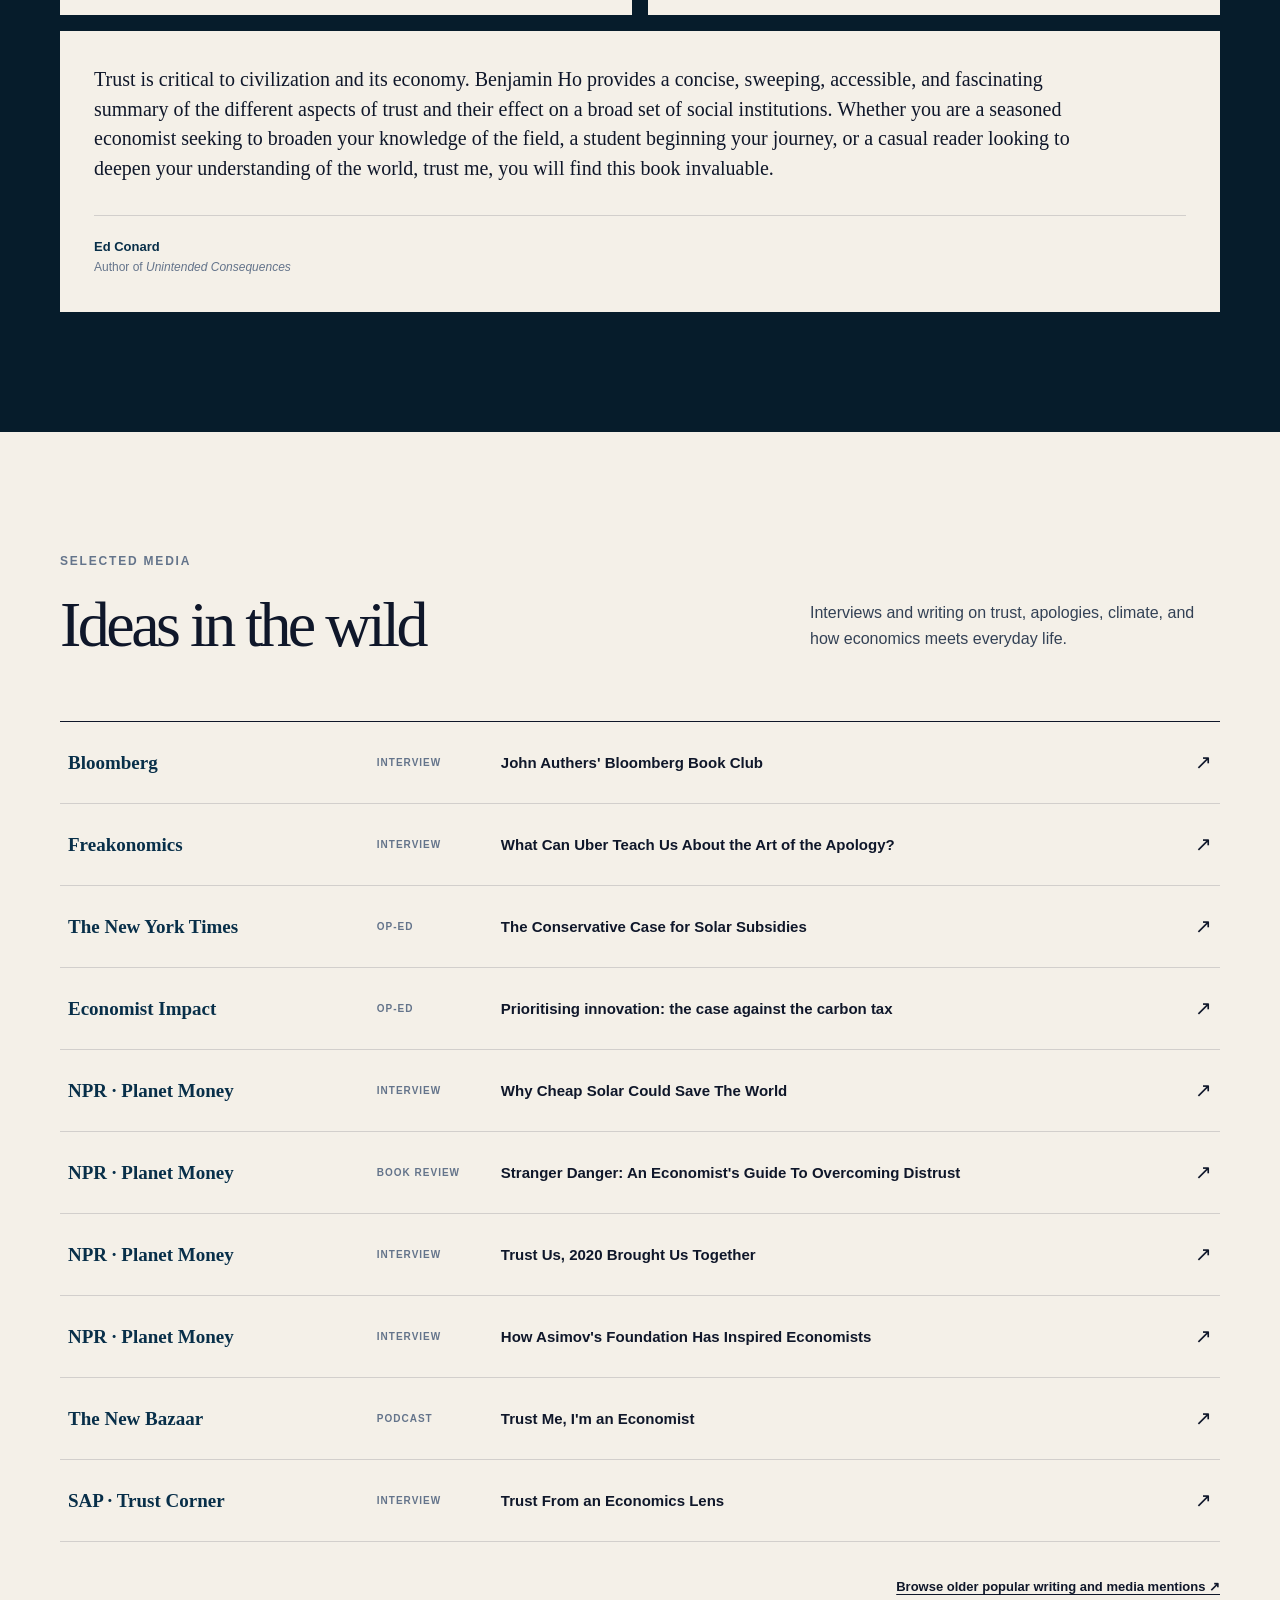
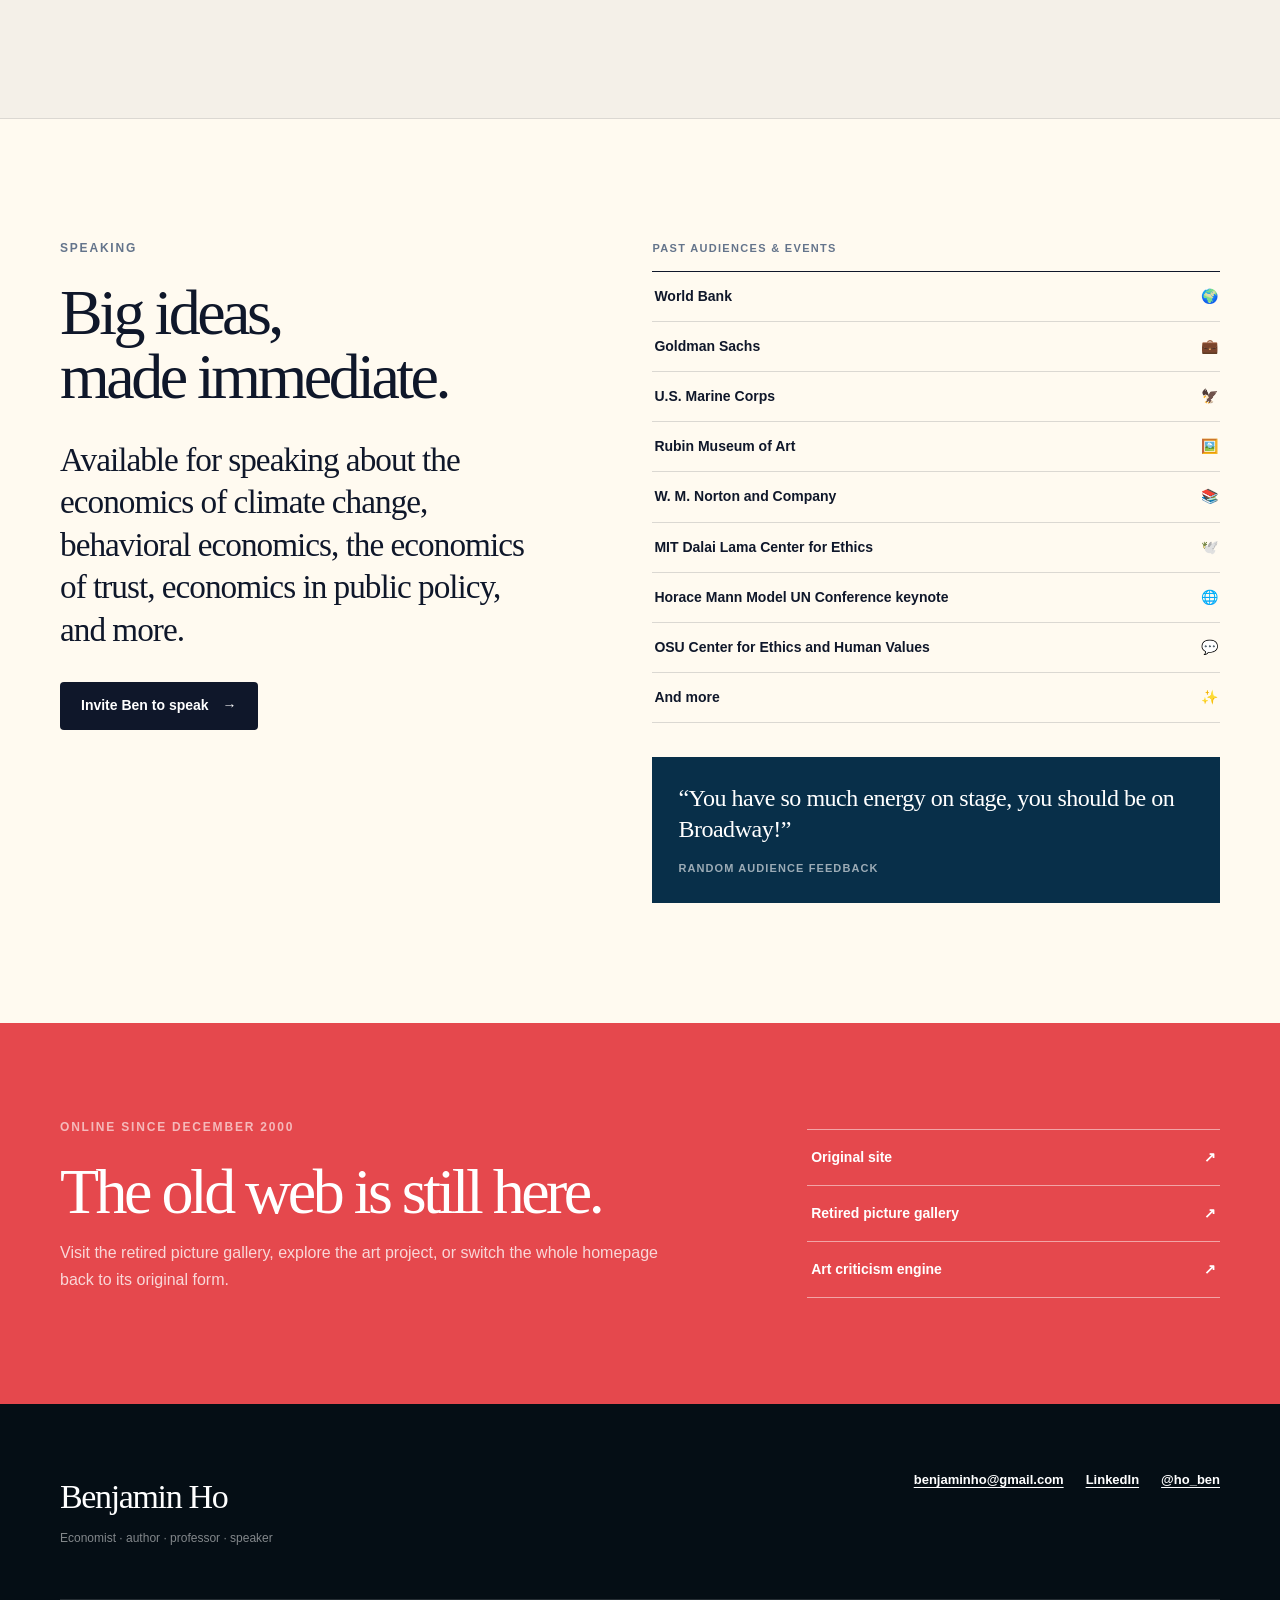
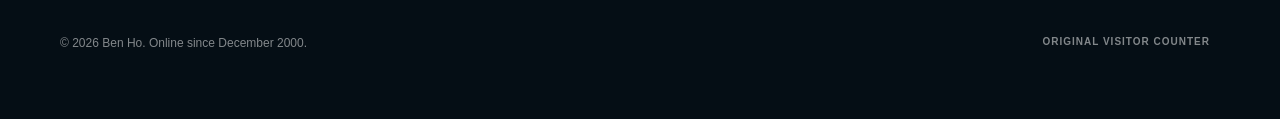
<file: academic/index.html>
<!doctype html>
<html lang="en">
<head>
  <meta charset="utf-8">
  <meta name="viewport" content="width=device-width, initial-scale=1">
  <meta http-equiv="refresh" content="0; url=https://ho-ben.github.io/">
  <link rel="canonical" href="https://ho-ben.github.io/">
  <title>Benjamin Ho’s academic website has moved</title>
  <script>location.replace('https://ho-ben.github.io/' + location.search + location.hash);</script>
</head>
<body>
  <p>Benjamin Ho’s academic website has moved to <a href="https://ho-ben.github.io/">ho-ben.github.io</a>.</p>
</body>
</html>
</file>
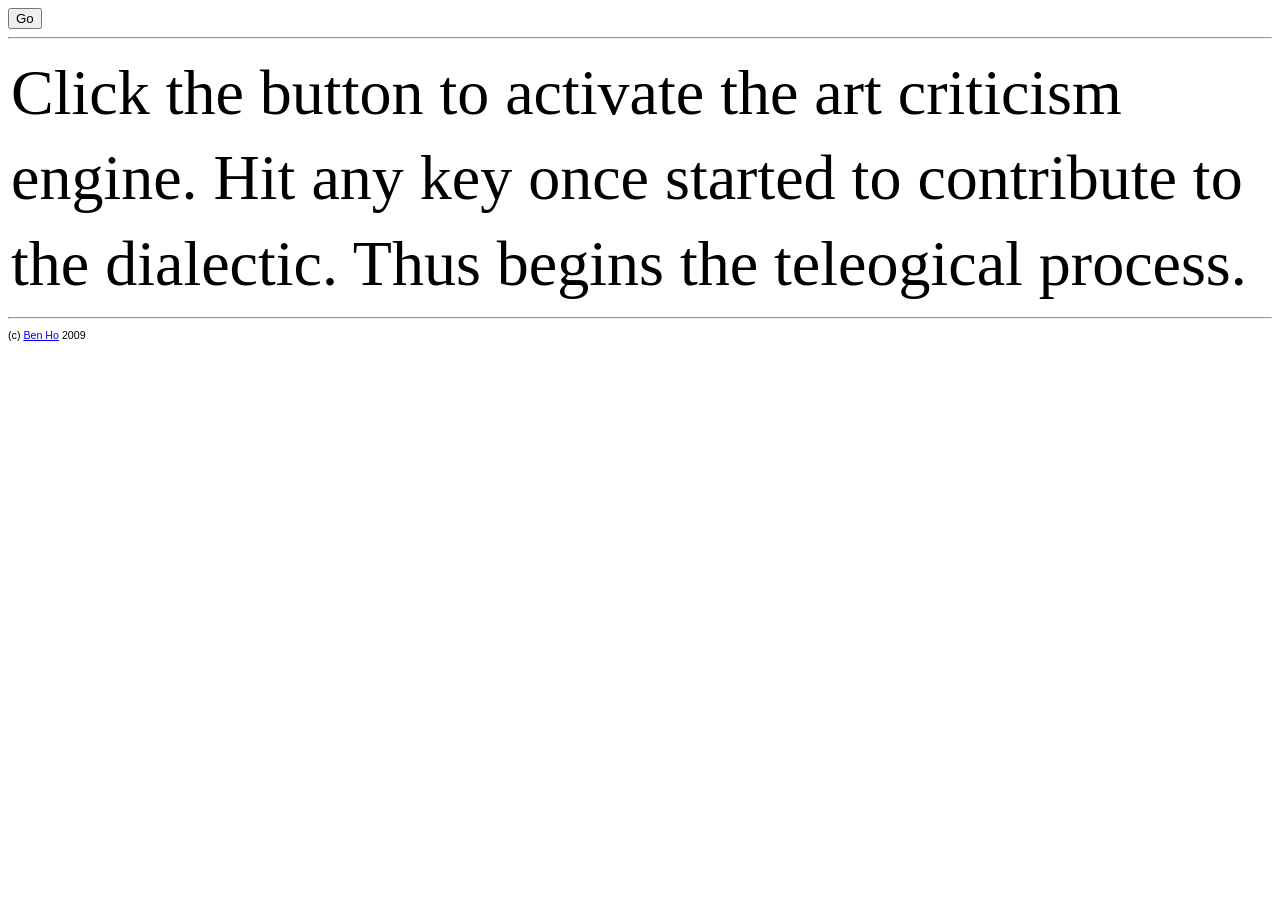
<file: art.html>
<html>
<head>
<script type="text/javascript">

var hasInnerText = true;
var runbanner = false;
var t;
var sText = "blah blah blah";
var i=100000;
var oldRed = 1;
var oldGreen = 1;
var oldBlue = 1;
var delRed = 1;
var delGreen = 1;
var delBlue = 1;
var delBackRed = 1;
var delBackGreen = 1;
var delBackBlue = 1;
var backRed = 255;
var backGreen = 255;
var backBlue = 255;
var backTime = 0;

var lastX = 0;
var lastY = 0;

var synNum = 0;

var artBStest= new Array(
"[test|blah|goo] farg so dead",
"another [b1|b2] fishy[?|.]");

var artBS = new Array(
"[Yet|However,] this work engages the complicity of the [observer|viewer|consumer] both through observation, but also creation.",
"Still, it feeds the [narcissism|vanity] and the artists’ unquenchable [hunger|thirst] for attention.",
"At the same time, it emphasizes the [vapidity|vacuity] of art critique.",
"[And so|However], it demonstrates the power and compactness and the poetic economy of the buzzword.",
"This [piece|media] is art not only in terms of its aesthetic value and its craft, but also due to its contextual frame, and the artists own declamation[.|!]",
"[Therefore|And so], the combinatorial expansion of infinite possibility means the same sequence will never be observed in the life of the [observer|viewer|consumer].",
"This [materializes|creates|instantiates] a near infinite lifespan which gives more power to the Shakespearean dyad, so long as eyes can see and men can breathe.",
"It is also [important|crucial|imperative] to consider the use of the tactile interface which connects the observer with the randomness as well.",
"The [illusion|mystery] of randomness coupled with the illusion of control confronts the [observer|viewer|consumer] with the paradox of free-will and the inevitability of determinism.",
"Though in sum, the [artifact|piece] lets the [observer|viewer|consumer] discover that the bullshit is the art.",
"Hopefully, this [generates|instantiates] in the [observer|viewer|consumer] an epiphanic catharsis of self revelation.",
"Note also, that the infinite regress suggests the eternal golden braid of [an infinite moebius strip|a Klein bottle].",
"This is especially [relevent|portentious|eminent] since the random juxtaposition of memes allows the exploration of serendipity[.|!]",
"[Note also|It should be noted] that [color|form] serves as a guide for [memetic creation|meaning|ideation].",
"Infinite [regress|expansion|bullshit] is coupled with the pop cultural icons of Doogie Howser.",
"This is coupled with a [singular|plain] color field that suggests typography or alternatively infinity.",
"[As a result|Therefore], the writing suggests the epitome of mental masturbation.",
"[One|A critic|All those] might argue that this expression of art by the [hoi-polloi|bourgeois] represents the apotheosis of the Warholian sense of pop culture.",
"Taken together, the [oeuvre|piece|cultural artifact] represents art as meta-narrative[.|!]",
"The interaction of the [observer|viewer|consumer] thus [breaks|shatters|imperils] the fourth wall and invites the tacit complicity in this aesthetic game.",
"One cannot help but be confronted with the [importance|import|essentiality] of craft in conceptual artistic narrative[.|!]",
"There is also a [Marxist|post-structuralist] emphasis that critique is a bourgeois affectation.",
"In so doing, the piece [considers|renders|rends] the social theoretical nature of its own existence, and whether art can have a consciousness in and of itself.",
"The consumption of the meta-art also [highlights|reiterates] notions of Bourdieu and the cultural capital associated with taste.",
"This [notionalization|ideation|conception], coupled with [Fruedian|Jungian] psycho-analysis, demonstrates eternal value statements.",
"But the [observer|viewer|consumer] is [pulled|drawn] into a game theoretic construct between designer and interpretation, as it competes for attention with other artists/agents/actors.",
"As a result, the artist generates demand for a novel cultural artifact.",
"Note that this [insists|depends] upon the breaking of the fourth dimension, directly referencing the conceptual movement of the 70’s.",
"There is [still|also] a sense of Dada self reflexivity, that hearkens back to Duchamp’s Fountain.",
"Altogether, this suggests that art [criticism|analysis|intellectualization] is little more than mental masturbation.",
"This also allows the exploration of art as [language|memetic conveyer], as means of expression.",
"We consider a representation of the [infinite|a-finite] nature of Bull Shit.",
"In sum, this [work|oeuvre|cultural artifact] represents the [novel|new] exploration of the anti-meta: Whereas meta-art is about-art, anti-meta art is about-art as art.",
"In so doing, the art apotheosizes the life of the mind.",
"Though a similar achievement in a purer form is Sol Dewitt, who championed directions as art.",
"One might [observe|note] the careful interspersion of conjunctive phrases provides a sense of continuity.",
"The art represents a careful synthesis, of critique, and meta-art, and bull-shit analysis along the vein of HG Frankfurt’s seminal discourse.",
"This echoes the art of Renee Cox who utilizes elephant dung on a canvas of Jesus to elevate Shit to spiritual heights.",
"...");


var curBS = 1000000;

function parseBS(sArg)
{
	var retStr;
	var wordlist = new Array();
	var s = sArg;

	var start = s.indexOf("[");
	var stop = s.indexOf("]");


	if( start < 0 | stop < 0 ) return s;


	var cur = start+1;
	var next;

	while( (next = s.indexOf("|",cur )) > 0 )
	{
		if( next > stop ) break;
		wordlist.push( s.substring(cur,next));
		cur = next+1;
	}
	wordlist.push( s.substring(cur,stop));

		//return(wordlist[0]);

	//retStr = "In: " + s.indexOf("|",11) + ": " + s;
	retStr = s.substring(0,start)
		+wordlist[(synNum+start) % wordlist.length]
		+s.substring(stop+1,s.length);

	//return ":" + synNum;


	return parseBS(retStr );
}

function getBS()
{
	if(curBS<artBS.length)
	{
	}
	else
	{
		if( synNum == 0 ) synNum = getRand(3);
		synNum++;
		var n =0;
		var tempStr = "tmp";
		while( n < artBS.length )
		{
			swapTo = getRand(artBS.length);

			tempStr = artBS[n];
			artBS[n] = artBS[swapTo];
			artBS[swapTo] = tempStr;

			n++;
		}
		curBS = 0;
	}
	return parseBS(artBS[curBS++]);
}



function getRand(x)
{
	return Math.floor(Math.random()*x);
}

function rgb2html(red, green, blue)
{
    var decColor = red + 256 * green + 65536 * blue;
    return decColor.toString(16);
    //return decColor;
}

function changeBGdirect()
{
	if( !runbanner) return;

	if( backRed > 240 ) delBackRed = -1;
	if( backRed < 160 ) delBackRed = 1;
	if( backGreen > 240 ) delBackGreen = -1;
	if( backGreen < 160 ) delBackGreen = 1;
	if( backBlue > 240 ) delBackBlue = -1;
	if( backBlue < 160 ) delBackBlue = 1;

	backRed = (backRed + delBackRed* getRand(12));
	backGreen = (backGreen + delBackGreen * getRand(12));
	backBlue = (backBlue + delBackBlue * getRand(12));
	//document.bgColor= "rgb("+backRed+","+backGreen+","+backBlue+")";
	document.getElementById("myBody").style.backgroundColor= "rgb("+backRed+","+backGreen+","+backBlue+")";

	document.getElementById("myTicker").style.fontSize= parseInt(document.getElementById("myTicker").style.fontSize) + getRand(7)-3;

}

function changeBG(e)
{
	if( !runbanner) return;
	var curDate = new Date();
	nowTime = curDate.getTime();

	if( (window.event.clientX -lastX > 0 || window.event.clientY - lastY > 0 ) && nowTime - backTime > 22)
	{
		changeBGdirect();

	}
	lastX = window.event.clientX;
	lastY = window.event.clientY;

	backTime = nowTime;

	return;
}

function ticker()
{

	if( runbanner )
	{

		if(hasInnerText) document.getElementById("myButton").innerText = "Stop";
		else document.getElementById("myButton").textContent = "Stop";

		if( i >= sText.length )
		{
			sText = getBS();
			i = 0;
			changeBGdirect();
		}

		i+=1;
		if(hasInnerText) document.getElementById("myTicker").innerText = sText.substring(0,i) + "_";
		else document.getElementById("myTicker").textContent = sText.substring(0,i) + "_";



		if( oldRed > 200 ) delRed = -1;
		if( oldRed < 20 ) delRed = 1;
		if( oldGreen > 200 ) delGreen = -1;
		if( oldGreen < 20 ) delGreen = 1;
		if( oldBlue > 200 ) delBlue = -1;
		if( oldBlue < 20 ) delBlue = 1;

		oldRed = (oldRed + delRed* getRand(10));
		oldGreen = (oldGreen + delGreen * getRand(10));
		oldBlue = (oldBlue + delBlue * getRand(10));

		document.getElementById("myTicker").style.color = "rgb("+oldRed+","+oldGreen+","+oldBlue+")";

		if( i >= sText.length )
		{
			window.setTimeout("ticker()",900);
		}
		else
		{
			window.setTimeout("ticker()",90);
		}
	}
	else
	{
		if(hasInnerText) document.getElementById("myButton").innerText = "Go";
		else document.getElementById("myButton").textContent = "Go";
	}

	return;
}


</script>
</head>
<body id="myBody" onkeydown="changeBGdirect();" >

<script type="text/javascript">
hasInnerText = (document.getElementsByTagName("body")[0].innerText != undefined) ? true : false;
//document.write("<h1>This is a header</h1>");
//document.write("<p>This is a paragraph</p>");
//document.write("<p>This is another paragraph</p>");

</script>

<button id="myButton" onclick="runbanner = !runbanner; ticker()">Go</button>
<hr>

<table>
<tr>
<td>
<p id="myTicker" style="font: 64pt/64pt fantasy; font-weight:normal; font-size: 64">
Click the button to activate the art criticism engine. Hit any key once started to contribute to the dialectic. Thus begins the teleogical process.
</p>
</td>
</tr>
</table>

<hr>
<p style="font: 8pt/8pt Arial">
(c) <a href="./">Ben Ho</a> 2009
</p>

<!--
<form name="myform">
<input type="text" size="52" name="mytext" style="color:white;  background color:black" >
</form>
-->



<!--
<a href="http://www.w3schools.com"
onmouseover="alert('An onMouseOver event');return false">
<img src="w3schools.gif" width="100" height="30">
</a>
-->

</body>
</html>
</file>
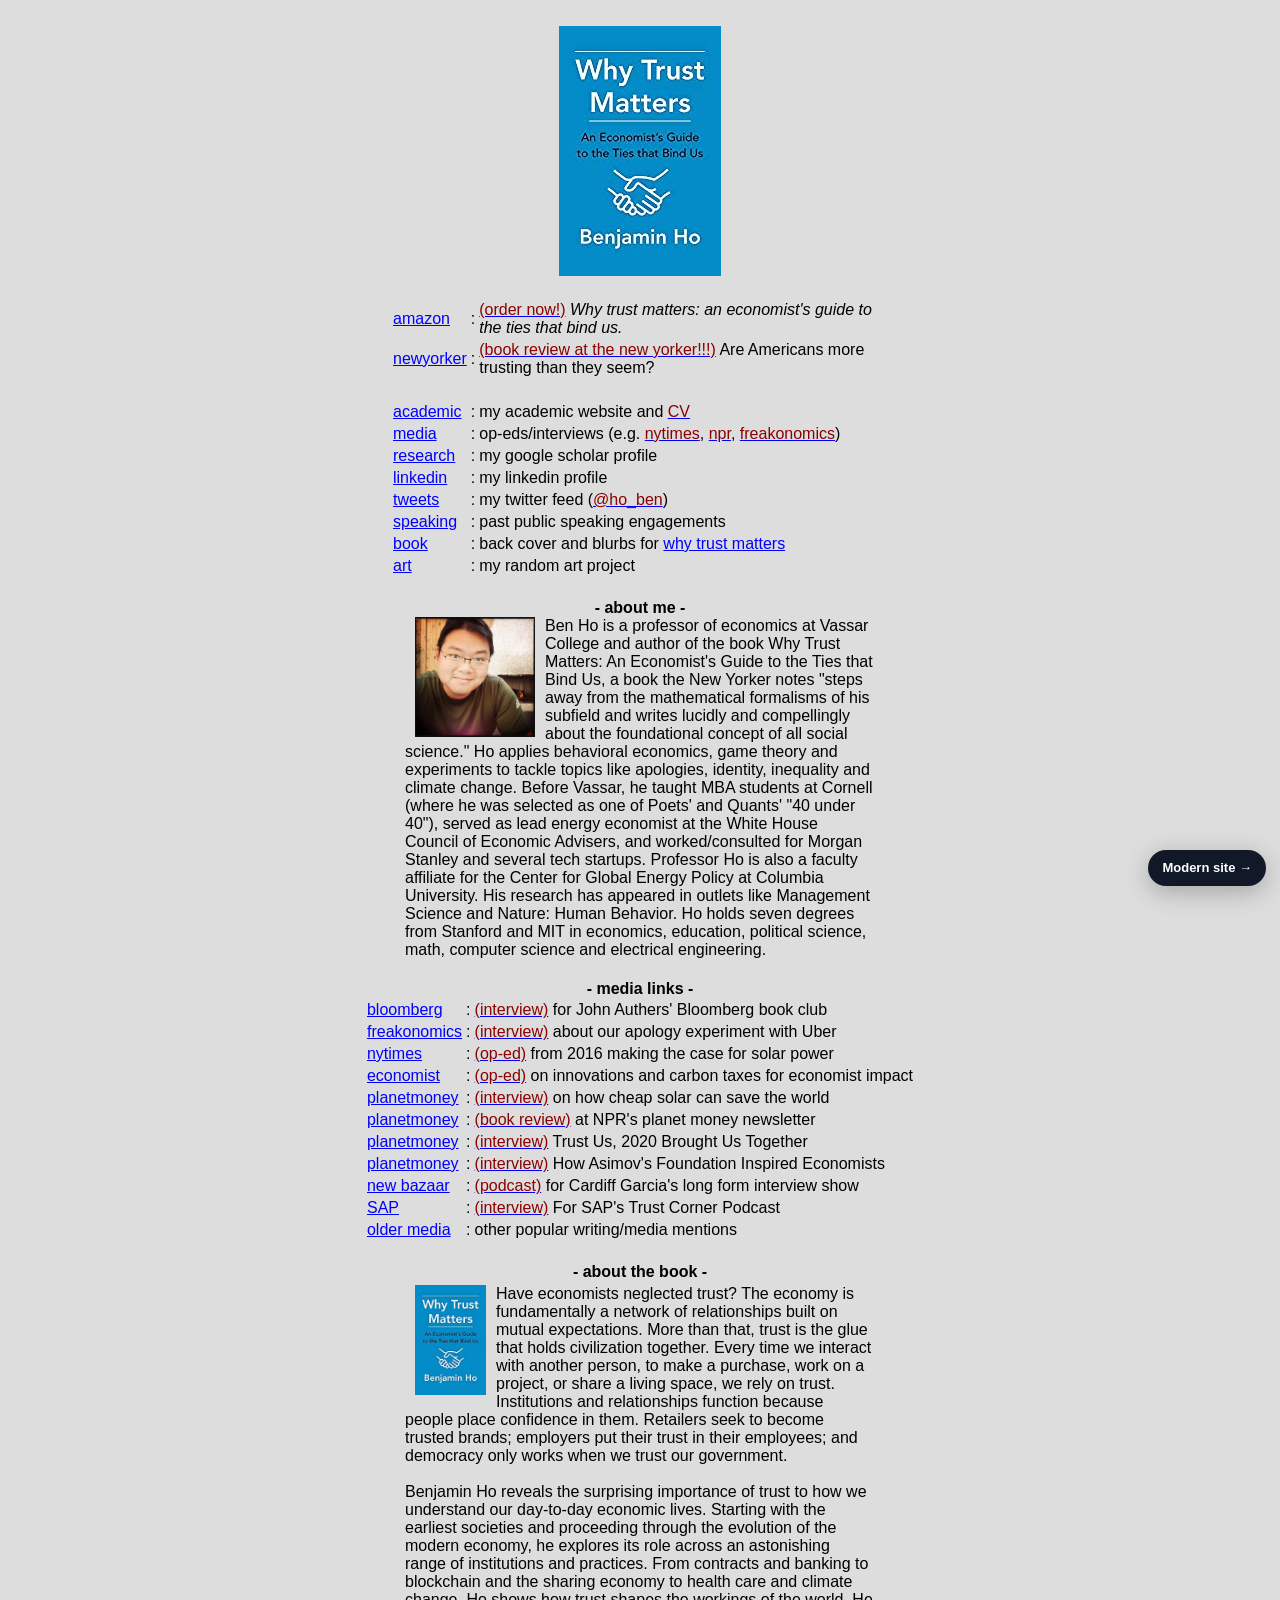
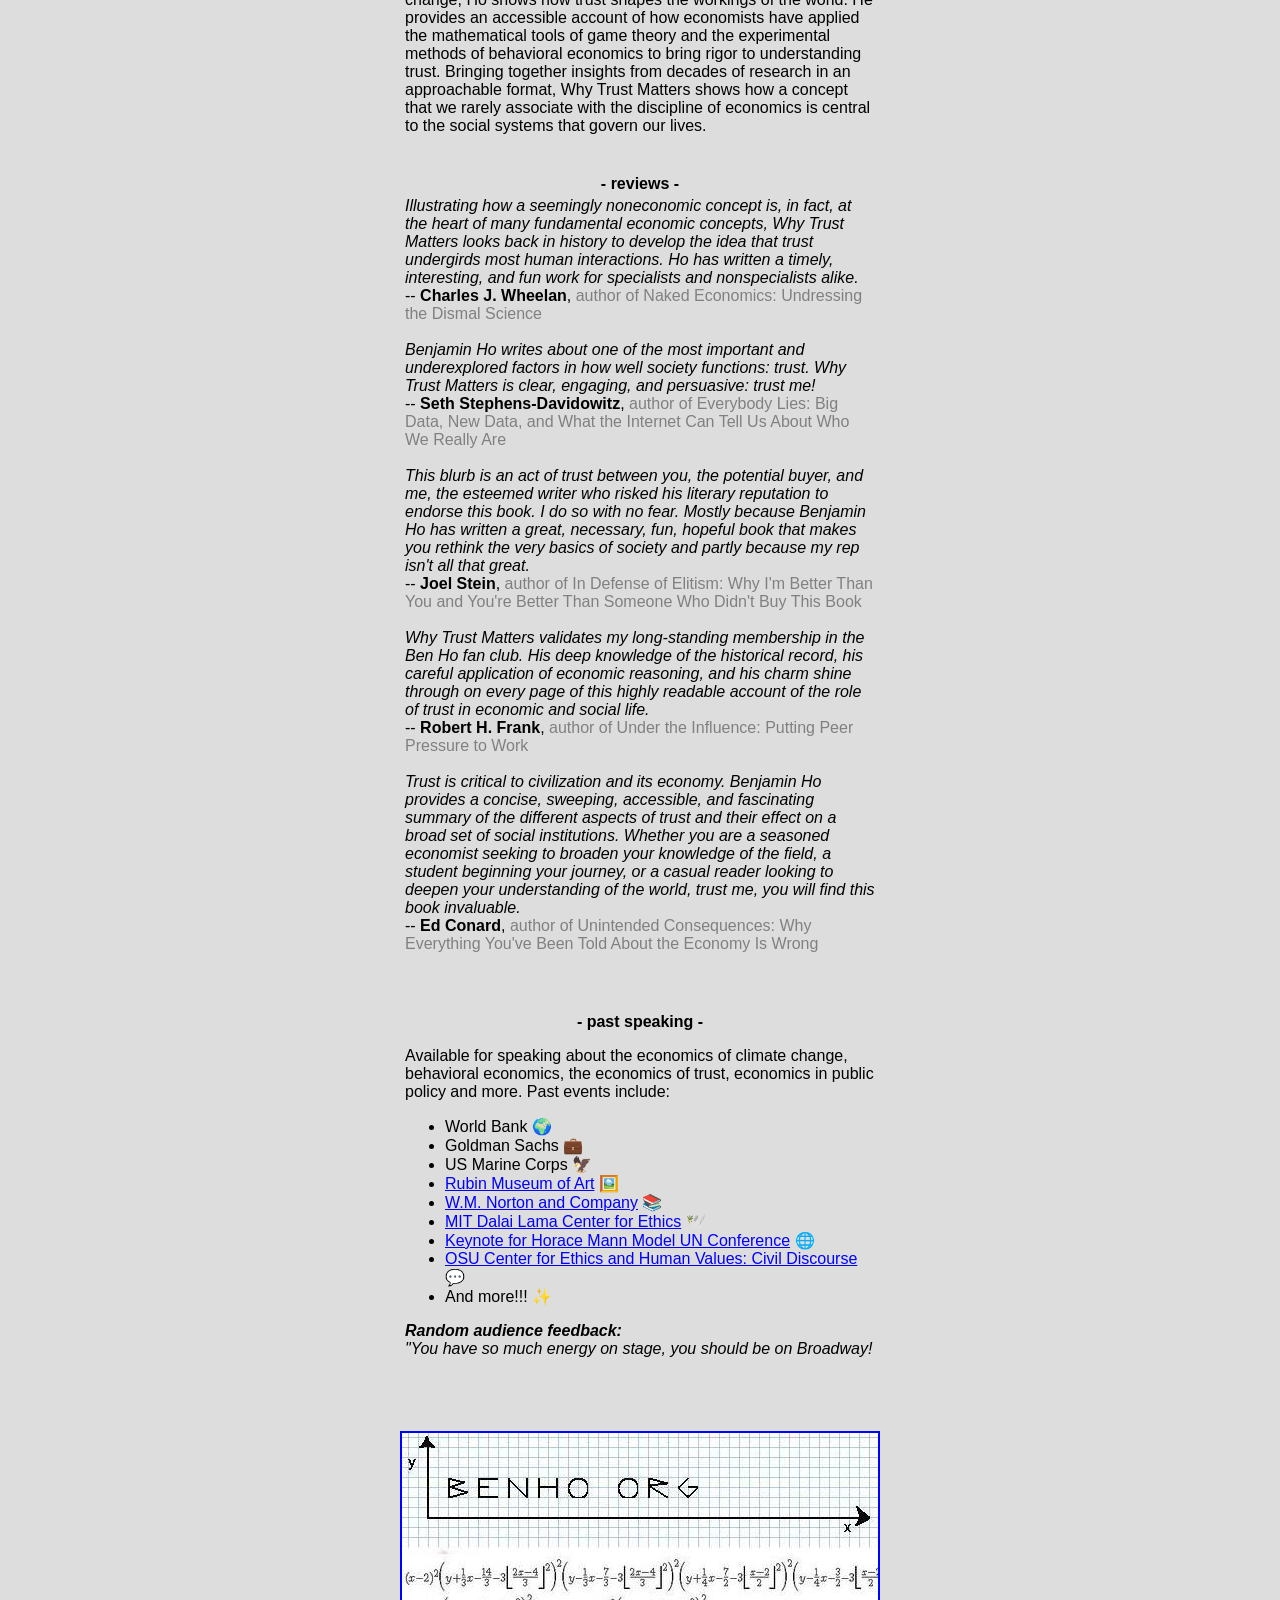
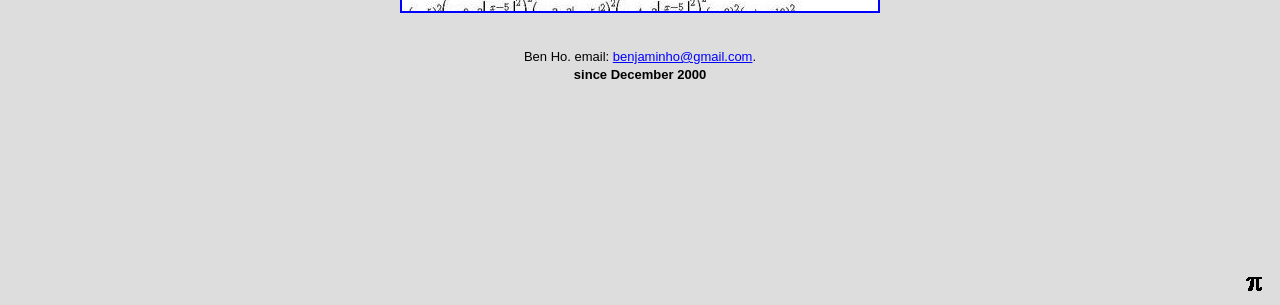
<file: original.html>
<!DOCTYPE html PUBLIC "-//W3C//DTD HTML 4.01//EN" "http://www.w3.org/TR/html4/strict.dtd">
<html>
<head>
<meta charset="UTF-8">
<meta name="viewport" content="width=device-width, initial-scale=1">
<meta name="keywords" content="Ben Ho Benjamin Ho Vassar MIT Stanford Cornell Associate Professor Economics Resume CV Trust Behavioral Economics White House CEA">
<meta name="description" content="Ben Ho, (Benjamin Ho) behavioral economist and author of Why Trust Matters about behavioral economics, trust, apologies, identity, climate change. Former White House CEA lead energy environment  economist.">
<meta property="og:site_name" content="WhyTrustMatters - BenHo">
<meta property="og:title" content="Why Trust Matters - Ben Ho">
<meta property="og:description" content="Ben Ho, (Benjamin Ho) behavioral economist and author of Why Trust Matters about behavioral economics, trust, apologies, identity, climate change. Former White House CEA lead energy environment  economist.">
<meta property="og:image" content="assets/legacy/whytrustmatters-cover.jpg">
<meta property="og:url" content="https://benho.org/">
<meta property="og:type" content="profile">


<title>Why Trust Matters - Ben Ho</title>
<style>
.modern-switch{position:fixed;right:14px;bottom:14px;z-index:9999;background:#111827;color:#fff!important;padding:10px 14px;border-radius:999px;text-decoration:none;font:700 13px/1.2 Tahoma,Helvetica,Arial,sans-serif;box-shadow:0 6px 24px rgba(0,0,0,.25)}
.modern-switch:focus,.modern-switch:hover{background:#0b78a5;outline:2px solid #fff;outline-offset:2px}
</style>
</head>

<body bgcolor="#DDDDDD" text="black" link="blue" vlink="darkblue" alink="black" >
<a class="modern-switch" href="./" aria-label="Switch to the modern website">Modern site &rarr;</a>
<br>
<center>

<font color=green >
<!--UPDATE:LATEST-->

</font>


<!--

<a href="https://www.amazon.com/Why-Trust-Matters-Economists-Guide/dp/0231189605?dchild=1&keywords=why+trust+matters&qid=1612802156&sr=8-1&linkCode=li3&tag=meofbeho-20&linkId=18b15a447b2e3dbc9a0100b9948ec8dc&language=en_US&ref_=as_li_ss_il" target="_blank"><img border="0" src="assets/legacy/whytrustmatters-cover.jpg" ></a>
-->
<a href="https://amzn.to/42t1PKT" ><img border="0" src="assets/legacy/book-cover.jpg" ></a>

<br>
<br>

<font face="Tahoma, Helvetica, Arial, sans-serif" size=+0>
<table style="max-width: 100%; display: block;" width="500">
    <!--
<col align="right">
<col align="center" width="10%">
<col align="left">
-->


<tr><td><a target="_top" href="https://www.amazon.com/Why-Trust-Matters-Economists-Guide/dp/0231189605">amazon</a></td>
<td>:</td>
<td>
<a target="_top" href="https://www.amazon.com/Why-Trust-Matters-Economists-Guide/dp/0231189605"><font color=darkred>(order now!)</font></a>
<i>Why trust matters: an economist's guide to the ties that bind us.</i>
</td>
</tr>

<tr><td><a target="_top" href="https://www.newyorker.com/magazine/2021/07/26/are-americans-more-trusting-than-they-seem">newyorker</a></td>
<td>:</td>
<td>
<a target="_top" href="https://www.newyorker.com/magazine/2021/07/26/are-americans-more-trusting-than-they-seem"><font color=darkred>(book review at the new yorker!!!)</font></a>
Are Americans more trusting than they seem?
</td>
</tr>



<tr><td></td><td><br></td><td></td></tr>

<!--

<tr><td><a target="_top" href="https://ho-ben.github.io/original.html">academic</a></td>
<td>:</td>
<td>
my academic website and <a href="https://ho-ben.github.io/files/cv-bho.pdf"><font color=darkred>CV</font></a>
</td>
</tr>
-->

<tr><td><a target="_top" href="https://ho-ben.github.io/original.html">academic</a></td>
<td>:</td>
<td>
my academic website and <a href="https://ho-ben.github.io/files/cv-bho.pdf"><font color=darkred>CV</font></a>
</td>
</tr>

<tr><td><a target="_top" href="#othermedia">media</a></td>
<td>:</td>
<td>
op-eds/interviews (e.g. <a href="https://www.nytimes.com/2016/01/05/opinion/the-conservative-case-for-solar-subsidies.html"><font color=darkred>nytimes</font></a>, <a href="https://www.npr.org/sections/money/2021/04/06/984040411/stranger-danger-an-economist-s-guide-to-overcoming-distrust"><font color=darkred>npr</font></a>, <a href="https://freakonomics.com/podcast/apologies/"><font color=darkred>freakonomics</font></a>)
</td>
</tr>

<tr><td><a target="_top" href="https://scholar.google.com/citations?user=tZjLz_UAAAAJ">research</a></td>
<td>:</td>
<td>
my google scholar profile
</td>
</tr>

<tr><td><a target="_top" href="https://www.linkedin.com/in/benjaminho/">linkedin</a></td>
<td>:</td>
<td>
my linkedin profile
</td>
</tr>

<tr><td><a target="_top" href="https://twitter.com/ho_ben?lang=en">tweets</a></td>
<td>:</td>
<td>
my twitter feed (<a target="_top" href="https://twitter.com/ho_ben?lang=en"><font color=darkred>@ho_ben</font></a>)
</td>
</tr>

<tr><td><a target="_top" href="#speaking">speaking</a></td>
<td>:</td>
<td>
past public speaking engagements
</td>
</tr>

<tr><td><a target="_top" href="#aboutthebook">book</a></td>
<td>:</td>
<td>
back cover and blurbs for <a href="https://cupblog.org/2021/01/04/qa-benjamin-ho-on-why-trust-matters/">why trust matters</a>
</td>
</tr>

<tr><td><a target="_top" href="art.html">art</a></td>
<td>:</td>
<td>
my random art project
</td>
</tr>
</table>

<br>

<table style="max-width: 100%; display: block;" width="476">
<tr><td>
<center>
<b>- about me -</b>
<br>
</center>
<img src="assets/legacy/bh2014.jpg" width=120 height=120 style="vertical-align:middle;margin:0px 10px" align="left">
Ben Ho is a professor of economics at Vassar College and author of the book Why Trust Matters: An Economist's Guide to the Ties that Bind Us, a book the New Yorker notes "steps away from the mathematical formalisms of his subfield and writes lucidly and compellingly about the foundational concept of all social science." Ho applies behavioral economics, game theory and experiments to tackle topics like apologies, identity, inequality and climate change. Before Vassar, he taught MBA students at Cornell (where he was selected as one of Poets' and Quants' "40 under 40"), served as lead energy economist at the White House Council of Economic Advisers, and worked/consulted for Morgan Stanley and several tech startups. Professor Ho is also a faculty affiliate for the Center for Global Energy Policy at Columbia University. His research has appeared in outlets like Management Science and Nature: Human Behavior. Ho holds seven degrees from Stanford and MIT in economics, education, political science, math, computer science and electrical engineering.
</td></tr>
</table>

<br>
<a name="othermedia"></a>
    <center>
<b>- media links -</b>
</center>
<table>

<tr><td><a target="_top" href="https://www.bloomberg.com/opinion/articles/2021-11-18/benjamin-ho-discusses-why-trust-matters-with-john-authers">bloomberg</a></td>
<td>:</td>
<td>
    <a target="_top" href="https://www.bloomberg.com/opinion/articles/2021-11-18/benjamin-ho-discusses-why-trust-matters-with-john-authers"><font color=darkred>(interview)</font></a>
for John Authers' Bloomberg book club
</td>
</tr>

<tr><td><a target="_top" href="https://freakonomics.com/podcast/apologies/">freakonomics</a></td>
<td>:</td>
<td>
    <a target="_top" href="https://freakonomics.com/podcast/apologies/"><font color=darkred>(interview)</font></a>
about our apology experiment with Uber
</td>
</tr>

<tr><td><a target="_top" href="https://www.nytimes.com/2016/01/05/opinion/the-conservative-case-for-solar-subsidies.html">nytimes</a></td>
<td>:</td>
<td>
    <a target="_top" href="https://www.nytimes.com/2016/01/05/opinion/the-conservative-case-for-solar-subsidies.html"><font color=darkred>(op-ed)</font></a>
from 2016 making the case for solar power
</td>
</tr>

<tr><td><a target="_top" href="https://impact.economist.com/sustainability/net-zero-and-energy/prioritising-innovation-the-case-against-the-carbon-tax-ben-ho">economist</a></td>
<td>:</td>
<td>
    <a target="_top" href="https://impact.economist.com/sustainability/net-zero-and-energy/prioritising-innovation-the-case-against-the-carbon-tax-ben-ho"><font color=darkred>(op-ed)</font></a>
on innovations and carbon taxes for economist impact
</td>
</tr>



<tr><td><a target="_top" href="https://www.npr.org/2020/02/11/804985258/why-cheap-solar-could-save-the-world">planetmoney</a></td>
<td>:</td>
<td>
    <a target="_top" href="https://www.npr.org/2020/02/11/804985258/why-cheap-solar-could-save-the-world"><font color=darkred>(interview)</font></a>
on how cheap solar can save the world
</td>
</tr>

<tr><td><a target="_top" href="https://www.npr.org/sections/money/2021/04/06/984040411/stranger-danger-an-economist-s-guide-to-overcoming-distrust">planetmoney</a></td>
<td>:</td>
<td>
<a target="_top" href="https://www.npr.org/sections/money/2021/04/06/984040411/stranger-danger-an-economist-s-guide-to-overcoming-distrust"><font color=darkred>(book review)</font></a>
at NPR's planet money newsletter
</td>
</tr>


<tr><td><a target="_top" href="https://www.npr.org/2021/09/21/1039445189/trust-us-2020-brought-us-together">planetmoney</a></td>
<td>:</td>
<td>
<a target="_top" href="https://www.npr.org/2021/09/21/1039445189/trust-us-2020-brought-us-together"><font color=darkred>(interview)</font></a>
Trust Us, 2020 Brought Us Together
</td>
</tr>

<tr><td><a target="_top" href="https://www.npr.org/2023/07/17/1188203986/how-asimovs-foundation-has-inspired-economists">planetmoney</a></td>
<td>:</td>
<td>
<a target="_top" href="https://www.npr.org/2023/07/17/1188203986/how-asimovs-foundation-has-inspired-economists"><font color=darkred>(interview)</font></a>
How Asimov's Foundation Inspired Economists
</td>
</tr>

<tr><td><a target="_top" href="https://shows.acast.com/the-new-bazaar/episodes/trust-me-im-an-economist">new bazaar</a></td>
<td>:</td>
<td>
    <a target="_top" href="https://shows.acast.com/the-new-bazaar/episodes/trust-me-im-an-economist"><font color=darkred>(podcast)</font></a>
for Cardiff Garcia's long form interview show
</td>
</tr>



<tr><td><a target="_top" href="https://podcasts.apple.com/us/podcast/episode-20-trust-from-an-economics-lens/id1633269486?i=1000621635000">SAP</a></td>
<td>:</td>
<td>
<a target="_top" href="https://podcasts.apple.com/us/podcast/episode-20-trust-from-an-economics-lens/id1633269486?i=1000621635000"><font color=darkred>(interview)</font></a>
For SAP's Trust Corner Podcast
</td>
</tr>

<tr><td><a target="_top" href="https://ho-ben.github.io/original.html#press">older media</a></td>
<td>:</td>
<td>
other popular writing/media mentions
</td>
</tr>

</table>

<br>

<a name="aboutthebook"></a>
<table style="max-width: 100%; display: block;" width="476">
<tr><td>
<center>
<b>- about the book -</b>
<br>
</center>
</td></tr>
<tr><td>
<a href="https://amzn.to/42t1PKT" target="_blank"><img style="vertical-align:middle;margin:0px 10px" align="left" border="0" src="assets/legacy/book-cover.jpg" width=71 height=110></a>Have economists neglected trust? The economy is fundamentally a network of relationships built on mutual expectations. More than that, trust is the glue that holds civilization together. Every time we interact with another person, to make a purchase, work on a project, or share a living space, we rely on trust. Institutions and relationships function because people place confidence in them. Retailers seek to become trusted brands; employers put their trust in their employees; and democracy only works when we trust our government.
<br><br>
Benjamin Ho reveals the surprising importance of trust to how we understand our day-to-day economic lives. Starting with the earliest societies and proceeding through the evolution of the modern economy, he explores its role across an astonishing range of institutions and practices. From contracts and banking to blockchain and the sharing economy to health care and climate change, Ho shows how trust shapes the workings of the world. He provides an accessible account of how economists have applied the mathematical tools of game theory and the experimental methods of behavioral economics to bring rigor to understanding trust. Bringing together insights from decades of research in an approachable format, Why Trust Matters shows how a concept that we rarely associate with the discipline of economics is central to the social systems that govern our lives.
<br><br><br>
</td></tr>
<tr><td>
<center>
<b>- reviews -</b><br>
</center>
</td></tr>
<tr><td>
<i>Illustrating how a seemingly noneconomic concept is, in fact, at the heart of many fundamental economic concepts, Why Trust Matters looks back in history to develop the idea that trust undergirds most human interactions. Ho has written a timely, interesting, and fun work for specialists and nonspecialists alike.</i><br>
-- <b>Charles J. Wheelan</b>, <font color=gray>author of Naked Economics: Undressing the Dismal Science</font>
<br><br>
<i>Benjamin Ho writes about one of the most important and underexplored factors in how well society functions: trust. Why Trust Matters is clear, engaging, and persuasive: trust me! </i><br>
-- <b>Seth Stephens-Davidowitz</b>, <font color=gray>author of Everybody Lies: Big Data, New Data, and What the Internet Can Tell Us About Who We Really Are</font>
<br><br>
<i>This blurb is an act of trust between you, the potential buyer, and me, the esteemed writer who risked his literary reputation to endorse this book. I do so with no fear. Mostly because Benjamin Ho has written a great, necessary, fun, hopeful book that makes you rethink the very basics of society and partly because my rep isn't all that great. </i><br>
-- <b>Joel Stein</b>, <font color=gray>author of In Defense of Elitism: Why I'm Better Than You and You're Better Than Someone Who Didn't Buy This Book</font>
<br><br>
<i>Why Trust Matters validates my long-standing membership in the Ben Ho fan club. His deep knowledge of the historical record, his careful application of economic reasoning, and his charm shine through on every page of this highly readable account of the role of trust in economic and social life. </i><br>
-- <b>Robert H. Frank</b>, <font color=gray>author of Under the Influence: Putting Peer Pressure to Work</font>
<br><br>
<i>Trust is critical to civilization and its economy. Benjamin Ho provides a concise, sweeping, accessible, and fascinating summary of the different aspects of trust and their effect on a broad set of social institutions. Whether you are a seasoned economist seeking to broaden your knowledge of the field, a student beginning your journey, or a casual reader looking to deepen your understanding of the world, trust me, you will find this book invaluable. </i><br>
-- <b>Ed Conard</b>, <font color=gray>author of Unintended Consequences: Why Everything You've Been Told About the Economy Is Wrong</font>
<br><br>
</td></tr>
</table>
<br>


<br>
<a name="speaking"></a>
<table style="max-width: 100%; display: block;" width="476">
<tr>
    <td>
        <center>
        <b>- past speaking -</b>
        </center>
<p>Available for speaking about the economics of climate change, behavioral economics, the economics of trust, economics in public policy and more. Past events include:</p>
<ul>
<li>World Bank 🌍</li>
<li>Goldman Sachs 💼</li>
<li>US Marine Corps 🦅</li>
<li><a href="https://rubinmuseum.org/events/event/the-venerable-tenzin-priyadarshi-10-23-2015/">Rubin Museum of Art</a> 🖼️</li>
<li><a href="https://seagull.wwnorton.com/events-economics">W.M. Norton and Company</a> 📚</li>
<li><a href="https://thecenter.mit.edu/events/why-trust-matters-with-ben-ho/">MIT Dalai Lama Center for Ethics</a> 🕊️️</li>
<li><a href="https://www.hommunc.org/">Keynote for Horace Mann Model UN Conference</a> 🌐</li>
<li><a href="https://cehv.osu.edu/events/civil-discourse-forum-can-markets-solve-climate-change">OSU Center for Ethics and Human Values: Civil Discourse</a> 💬</li>
<li>And more!!! ✨</li>
</ul>
<p><i><b>Random audience feedback:</b><br>"You have so much energy on stage, you should be on Broadway!</i></p>
</td></tr>
</table>

</font>

<br>
<br>
<br>

<a target="_top" href="picturecredits.html">
<img style="max-width: 100%; display: block; object-fit: contain; height:auto;" src="assets/legacy/title16.jpg" border=2  width=476 height=178 alt="Click Here for More" ></a><br>

<!--
<script async src="https://cse.google.com/cse.js?cx=64d1277c52c2cc664"></script>
<div class="gcse-search"></div>
-->

<p><font size=-1 face="Tahoma, HELVETICA,ARIAL,GENEVA,SANS-SERIF">
Ben Ho.  email: <a href="mailto:benjaminho@gmail.com">benjaminho@gmail.com</a>.
<br>
<b>since December 2000</b>
</font>
</p>
<br>
<br>
<br>
<br>
<br>
<br>
<br>
<br>
</center>
<br>
<div align="right">

<!--Updated:-->
<!--UPDATE:THIS-->
<!--(9.20.2007)-->

<a href="https://www.dropbox.com/scl/fo/ay0jvmy3z0qp771tp8k9g/h?rlkey=cmp07w94sqlxrg3jh3ewsolfk">
<IMG SRC="assets/legacy/pi.gif" BORDER=0 HEIGHT=32 WIDTH=32></A>
<!--<P><A HREF="count.html" target="_top">.</A></p>-->
</div>

</body>
</html>
</file>
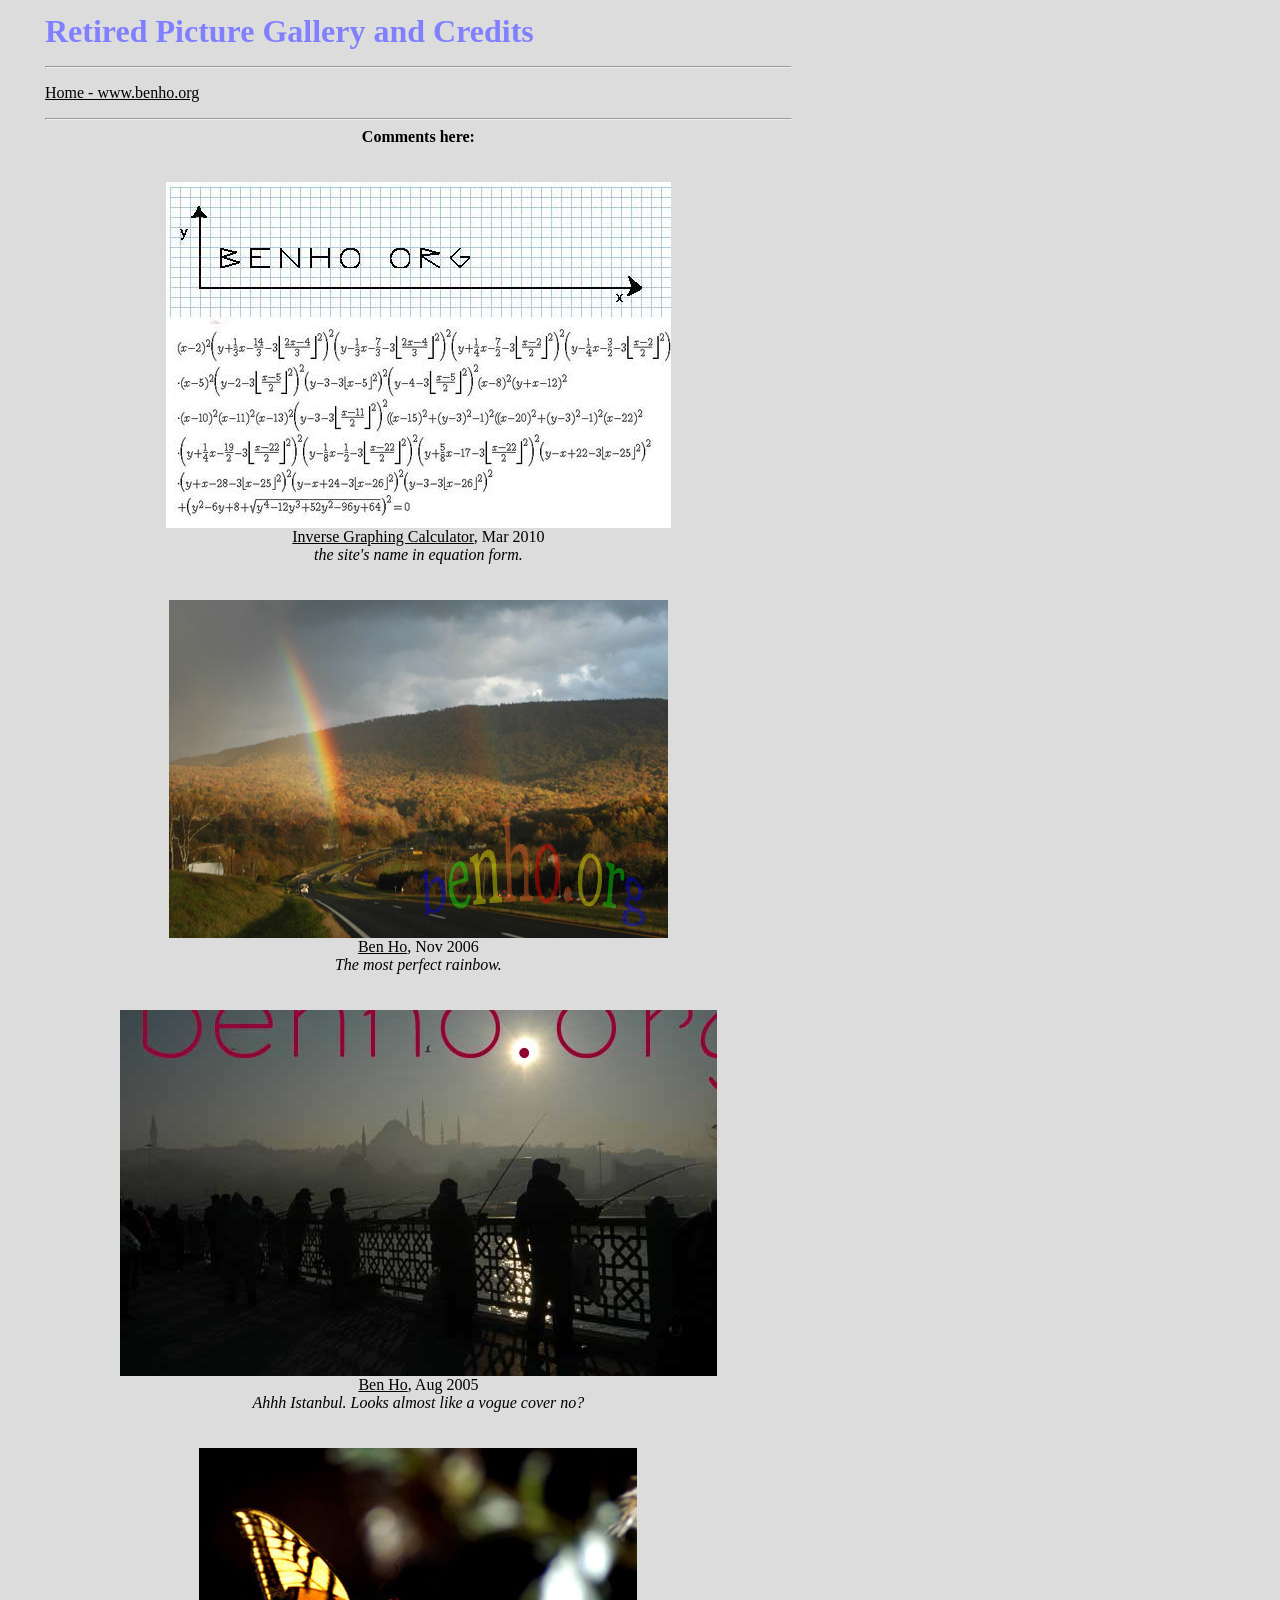
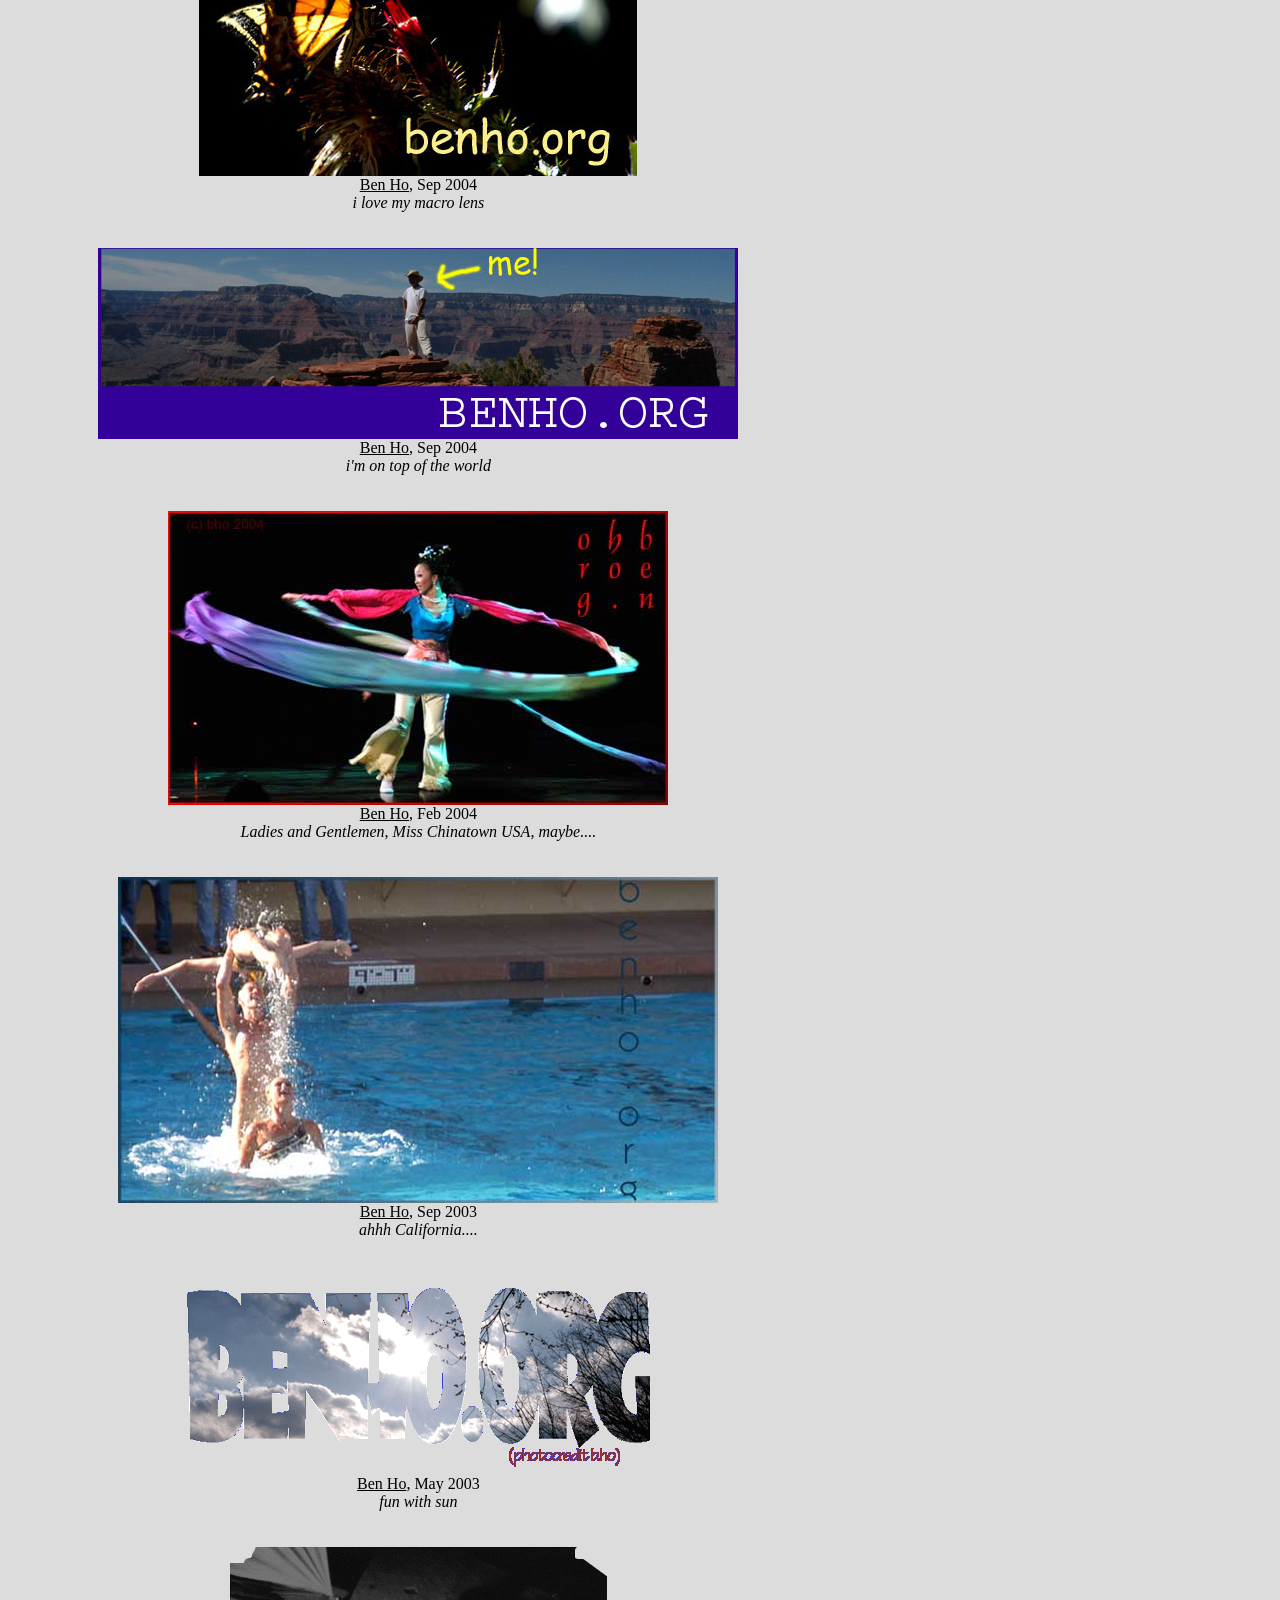
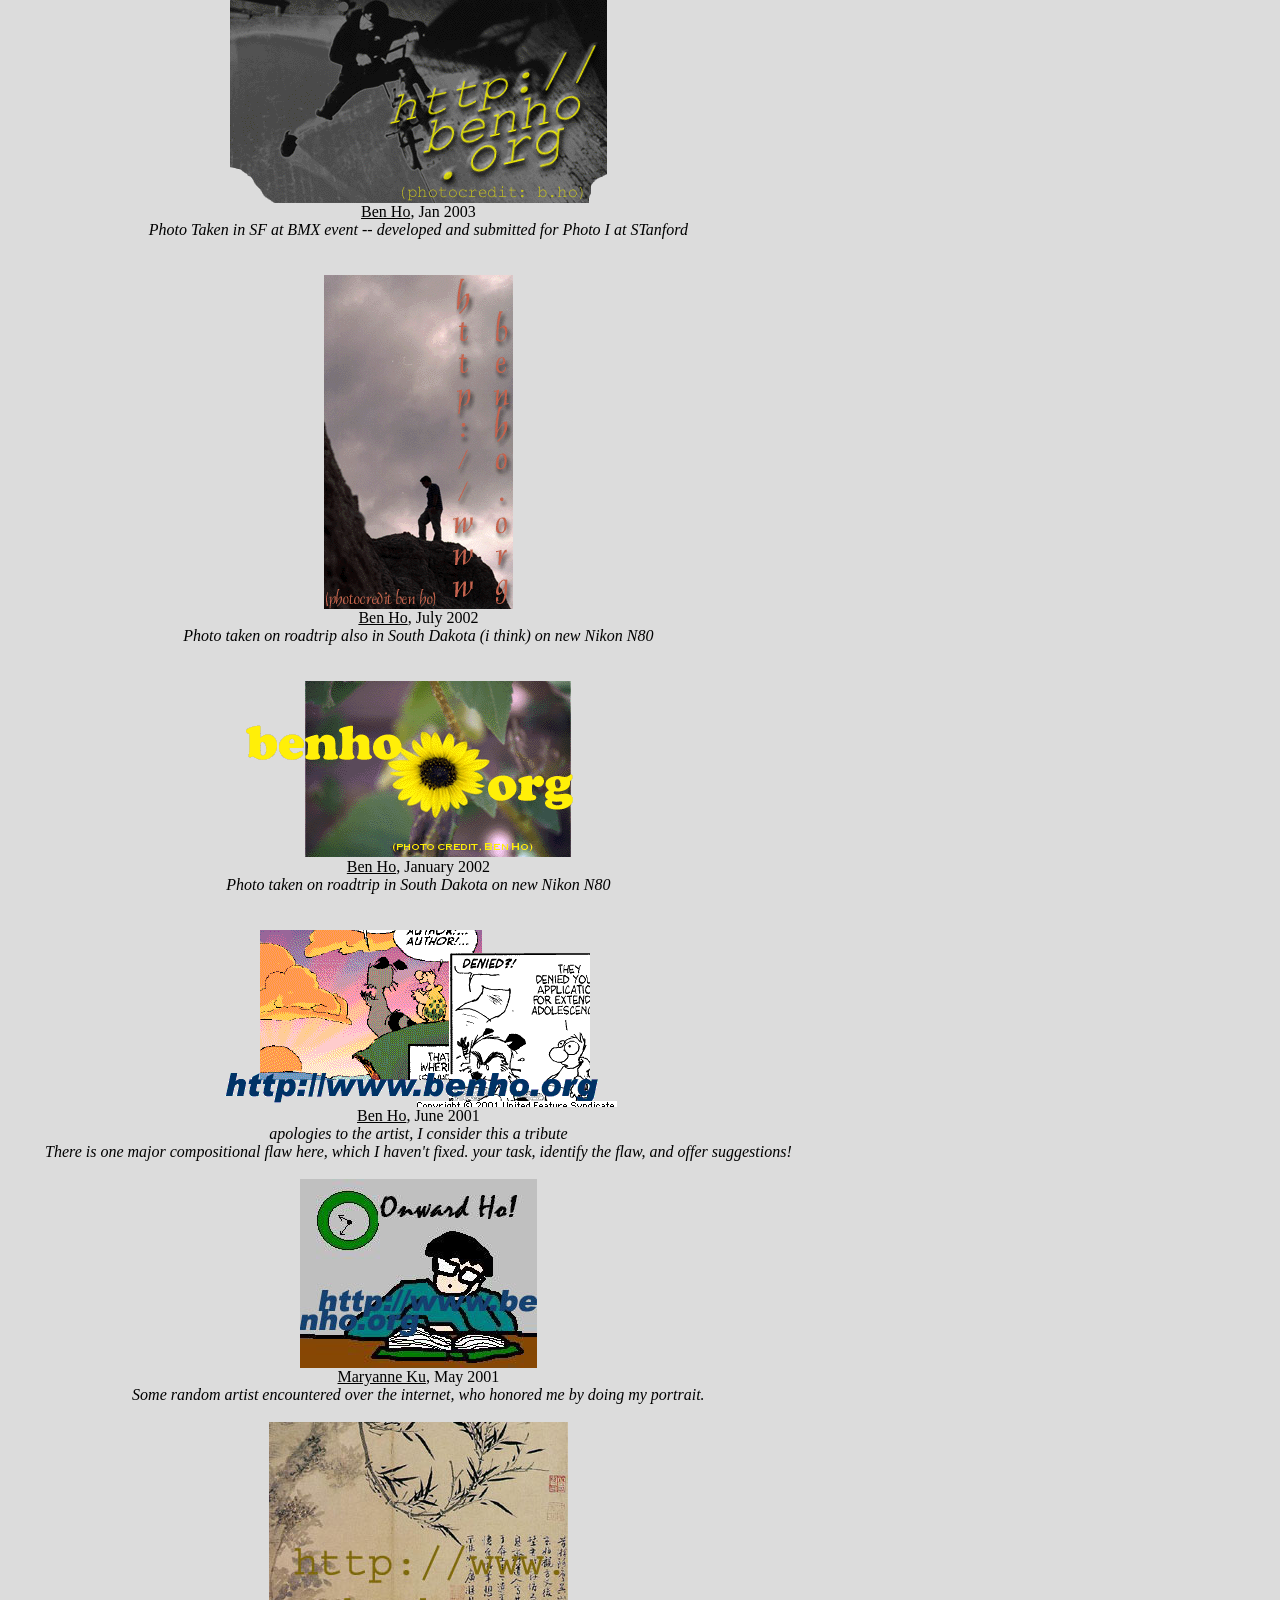
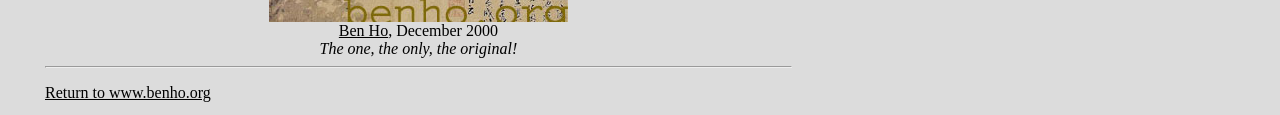
<file: picturecredits.html>
<!-- X-URL: http://www.benho.org/ -->
<BASE HREF="/">
<html>
<head>
<meta name="keywords" content="Ben Ho MIT Class of 2000 Economics Morgan Stanley Picture Credits">
<meta name="description" content="Ben Ho's personal home page">
<title>Ben Ho</title>
</head>

<body bgcolor="gainsboro" text="black" link="black" vlink="black" alink="brown">
<table>
<tr></tr>
<tr>
<td width=30>
</td>
<td>

<P><B><FONT COLOR="#8080FF"><FONT SIZE=+3>Retired Picture Gallery and Credits</FONT></FONT></B></P>
<hr>
<p><a href="./" target="_top">Home - www.benho.org</a>
<hr>
<center>


<b>Comments here:</b>
<br><br>

<br>
<a href="http://www.xamuel.com/inverse-graphing-calculator.php?phrase=benho+org" target="_top">
<img src="assets/legacy/title15.jpg" border=0 width=505 height=346 alt="Click Here for More" border=0>
</a><br>
<a target="_top" href="http://www.xamuel.com/inverse-graphing-calculator.php?phrase=benho+org">
Inverse Graphing Calculator</a>, Mar 2010<br>
<i>the site's name in equation form.</i>
<br>
<br>

<br>
<a href="http://flickr.com/photos/hobs/285396581/in/set-72157594354962394/" target="_top">
<img src="assets/legacy/title14.jpg" border=0 width=499 height=338 alt="Click Here for More" border=0>
</a><br>
<a target="_top" href="http://www.benho.org">
Ben Ho</a>, Nov 2006<br>
<i>The most perfect rainbow.</i>
<br>
<br>



<br>
<a target="_top" href="http://www.benho.org">
<img src="assets/legacy/title12.jpg" border=0 width=597 height=366 alt="Click Here for More" border=0>
</a><br>
<a href="http://www.benho.org" target="_top">
Ben Ho</a>, Aug 2005<br>
<i>Ahhh Istanbul. Looks almost like a vogue cover no?</i>
<br>
<br>


<br>
<a target="_top" href="http://www.benho.org">
<img src="assets/legacy/title10.jpg" width=438 height=328 alt="Click Here for More" border=0></a><br>
<a href="http://www.benho.org" target="_top">
Ben Ho</a>, Sep 2004<br>
<i>i love my macro lens</i>
<br>
<br>


<br>
<a target="_top" href="http://www.benho.org">
<img src="assets/legacy/title9.jpg" width=640 height=191 alt="Click Here for More" border=0></a><br>
<a href="http://www.benho.org" target="_top">
Ben Ho</a>, Sep 2004<br>
<i>i'm on top of the world</i>
<br>
<br>



<br>
<a target="_top" href="http://www.benho.org">
<img src="assets/legacy/title8.jpg" width=500 height=294 alt="Click Here for More" border=0></a><br>
<a href="http://www.benho.org" target="_top">
Ben Ho</a>, Feb 2004<br>
<i>Ladies and Gentlemen, Miss Chinatown USA, maybe....</i>
<br>
<br>

<br>
<a target="_top" href="http://www.benho.org">
<img src="assets/legacy/title7.jpg" width=600 height=326 alt="Click Here for More" border=0></a><br>
<a href="http://www.benho.org" target="_top">
Ben Ho</a>, Sep 2003<br>
<i>ahhh California....</i>
<br>
<br>


<br>
<a target="_top" href="http://www.benho.org">
<img src="assets/legacy/title6.gif" width=463 height=200 alt="Click Here for More" border=0></a><br>
<a href="http://www.benho.org" target="_top">
Ben Ho</a>, May 2003<br>
<i>fun with sun</i>
<br>
<br>


<br>
<a target="_top" href="http://www.benho.org">
<img src="assets/legacy/bmx-logo.gif" width=450 height=256 alt="Click Here for More" border=0></a><br>
<a href="http://www.benho.org" target="_top">
Ben Ho</a>, Jan 2003<br>
<i>Photo Taken in SF at BMX event -- developed and submitted for Photo I at STanford</i>
<br>
<br>


<br>
<a target="_top" href="http://www.benho.org">
<img src="assets/legacy/title5.gif" width=189 height=334 alt="Picture Credit -- benho -- Click Here" border=0></a><br>
<a href="http://www.benho.org" target="_top">
Ben Ho</a>, July 2002<br>
<i>Photo taken on roadtrip also in South Dakota (i think) on new Nikon N80</i>
<br>
<br>

<br>
<a target="_top" href="http://www.benho.org">
<img src="assets/legacy/title4.GIF" width=398 height=177 alt="Picture Credit -- Photo taken on Roadtrip by Ben Ho" border=0></a><br>
<a href="http://www.benho.org" target="_top">
Ben Ho</a>, January 2002<br>
<i>Photo taken on roadtrip in South Dakota on new Nikon N80</i>
<br>
<br>
<br>
<a target="_top" href="http://www.benho.org">
<img src="assets/legacy/title3.gif" width=398 height=177 alt="Picture Credit -- United Feature Syndicate and Ben Ho" border=0></a><br>
<a href="http://www.benho.org" target="_top">
Ben Ho</a>, June 2001<br>
<i>apologies to the artist, I consider this a tribute</i><br>
<i>There is one major compositional flaw here, which I haven't fixed.</i>
<i>your task, identify the flaw, and offer suggestions!</i><br>
<br>
<a target="_top" href="http://bigcheese.diaryland.com">
<img src="assets/legacy/onwardho.jpg" width=237 height=189 alt="Picture Credit -- Maryanne Ku" border=0></a><br>
<a href="http://bigcheese.diaryland.com" target="_top">
Maryanne Ku</a>, May 2001<br>
<i>Some random artist encountered over the internet,
who honored me by doing my portrait.</i><br>
<br>
<a target="_top" href="http://www.benho.org">
<img src="assets/legacy/bentitle.jpg" width=299 height=200 alt="Picture Credit -- Ben Ho" border=0></a><br>
<a href="http://www.benho.org" target="_top">
Ben Ho</a>, December 2000<br>
<i>The one, the only, the original!</i>
</center>
<hr>
<p><a href="./" target="_top">Return to www.benho.org</a>

</td>
</tr>
<tr>
</tr>
</table>
</body>
</html>
</file>
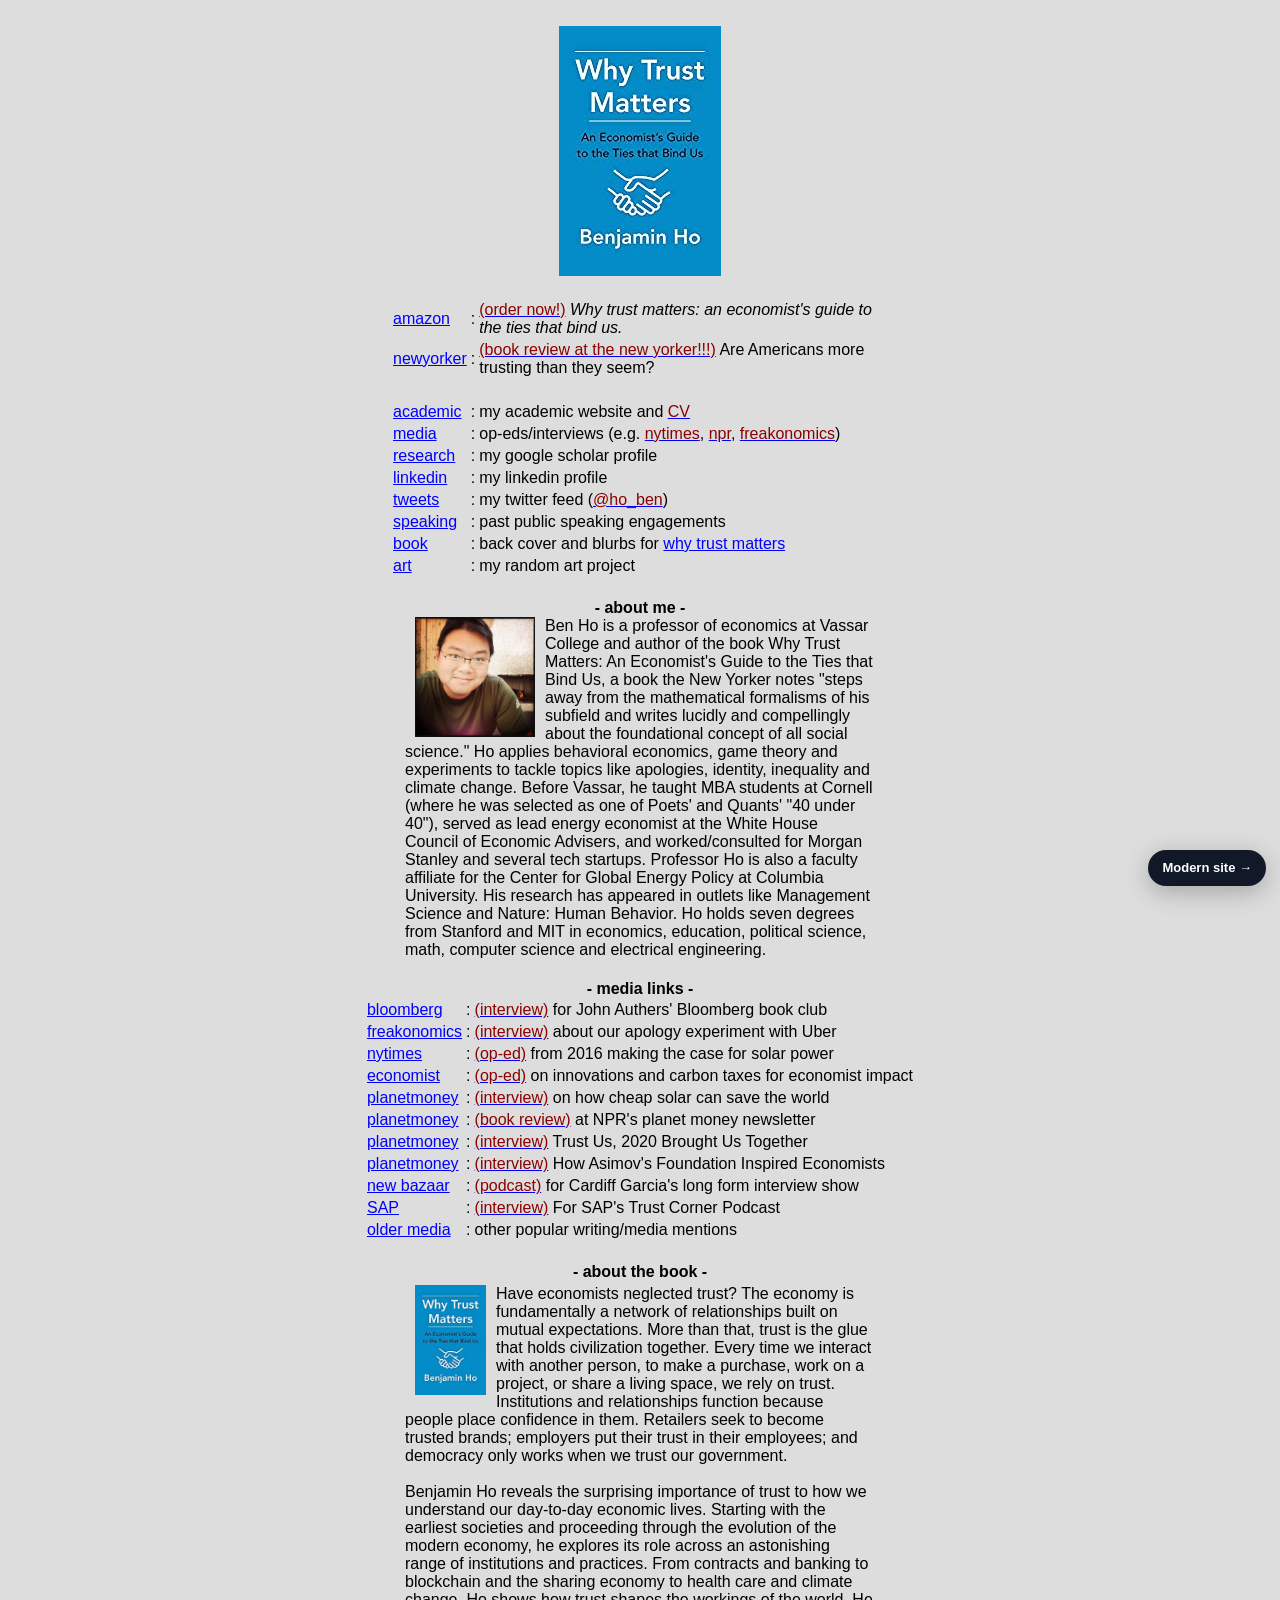
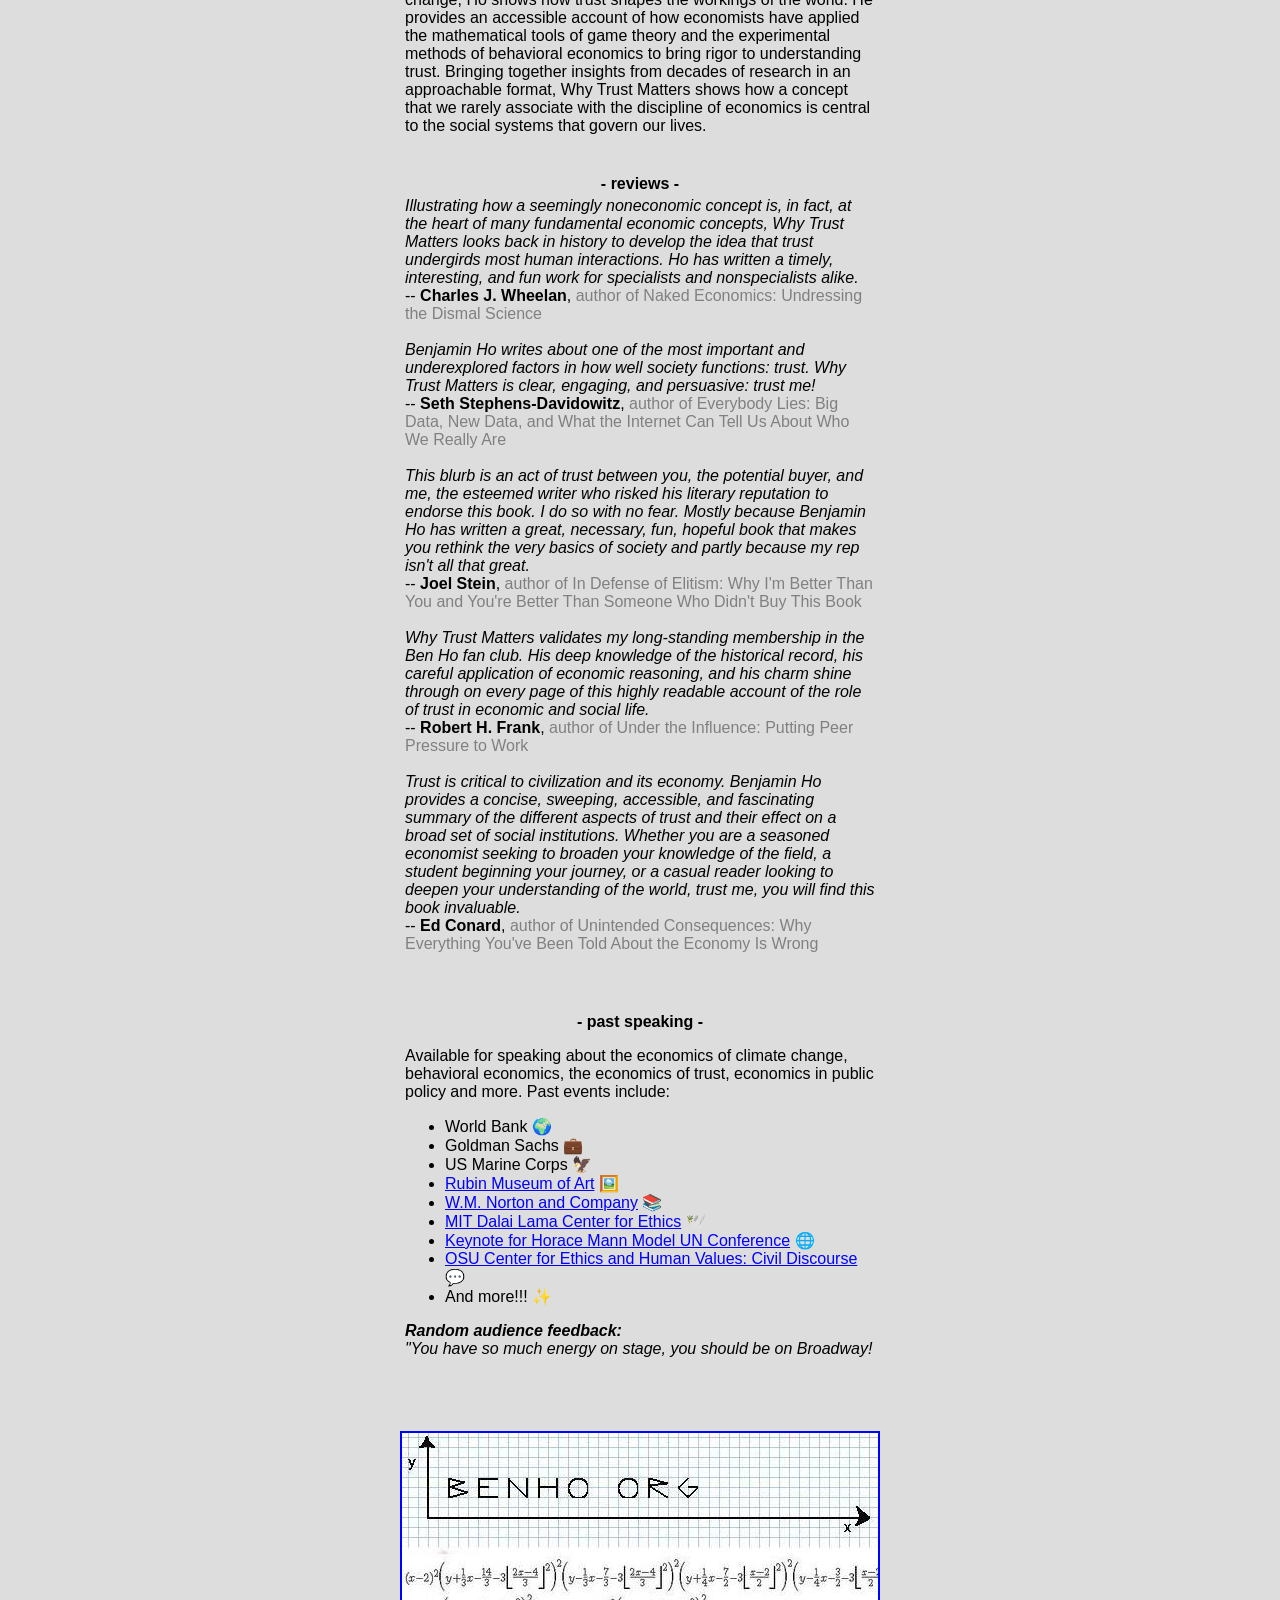
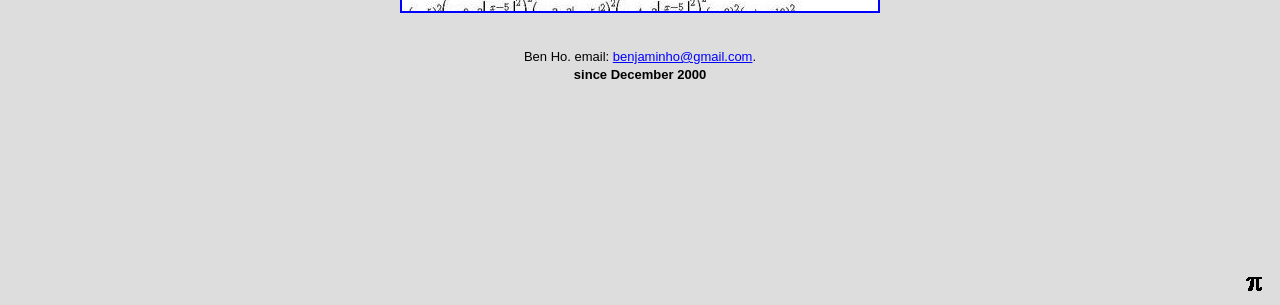
<file: academic/original.html>
<!doctype html>
<html lang="en">
<head>
  <meta charset="utf-8">
  <meta name="viewport" content="width=device-width, initial-scale=1">
  <meta http-equiv="refresh" content="0; url=https://ho-ben.github.io/original.html">
  <link rel="canonical" href="https://ho-ben.github.io/original.html">
  <title>Benjamin Ho’s original academic website has moved</title>
  <script>location.replace('https://ho-ben.github.io/original.html' + location.search + location.hash);</script>
</head>
<body>
  <p>The original academic website has moved to <a href="https://ho-ben.github.io/original.html">ho-ben.github.io/original.html</a>.</p>
</body>
</html>
</file>
<file: assets/site.css>
:root {
  --ink: #0f172a;
  --ink-soft: #334155;
  --navy: #082f49;
  --navy-deep: #061c2b;
  --blue: #0891b2;
  --cyan: #22d3ee;
  --red: #e5484d;
  --paper: #f4f0e8;
  --cream: #fffaf0;
  --white: #ffffff;
  --line: rgba(15, 23, 42, 0.15);
  --shadow: 0 24px 70px rgba(2, 25, 42, 0.2);
  --shell: min(1160px, calc(100vw - 48px));
  --serif: Georgia, "Times New Roman", Times, serif;
  --sans: Inter, ui-sans-serif, -apple-system, BlinkMacSystemFont, "Segoe UI", sans-serif;
}

*,
*::before,
*::after {
  box-sizing: border-box;
}

html {
  scroll-behavior: smooth;
  scroll-padding-top: 92px;
}

body {
  margin: 0;
  color: var(--ink);
  background: var(--paper);
  font-family: var(--sans);
  font-size: 16px;
  line-height: 1.65;
  -webkit-font-smoothing: antialiased;
}

body.menu-open {
  overflow: hidden;
}

body.menu-open::before {
  position: fixed;
  content: "";
  inset: 0;
  z-index: 99;
  background: var(--navy-deep);
}

img {
  display: block;
  max-width: 100%;
}

a {
  color: inherit;
  text-decoration-thickness: 1px;
  text-underline-offset: 0.2em;
}

button,
a {
  -webkit-tap-highlight-color: transparent;
}

:focus-visible {
  outline: 3px solid var(--cyan);
  outline-offset: 4px;
}

.sr-only {
  position: absolute;
  width: 1px;
  height: 1px;
  padding: 0;
  margin: -1px;
  overflow: hidden;
  clip: rect(0, 0, 0, 0);
  white-space: nowrap;
  border: 0;
}

.skip-link {
  position: fixed;
  top: 12px;
  left: 12px;
  z-index: 1000;
  padding: 10px 14px;
  color: var(--white);
  background: var(--ink);
  border-radius: 6px;
  transform: translateY(-150%);
}

.skip-link:focus {
  transform: none;
}

.shell {
  width: var(--shell);
  margin-inline: auto;
}

.site-header {
  position: fixed;
  inset: 0 0 auto;
  z-index: 100;
  min-height: 72px;
  display: grid;
  grid-template-columns: 1fr auto 1fr;
  align-items: center;
  gap: 24px;
  padding: 12px max(24px, calc((100vw - 1160px) / 2));
  color: var(--white);
  border-bottom: 1px solid rgba(255, 255, 255, 0.14);
  transition: background 180ms ease, box-shadow 180ms ease, border-color 180ms ease;
}

.site-header.is-scrolled {
  color: var(--ink);
  background: rgba(244, 240, 232, 0.94);
  border-color: var(--line);
  box-shadow: 0 8px 30px rgba(15, 23, 42, 0.08);
  backdrop-filter: blur(14px);
}

.wordmark {
  display: inline-flex;
  align-items: center;
  gap: 10px;
  justify-self: start;
  font-weight: 750;
  letter-spacing: -0.02em;
  text-decoration: none;
}

.wordmark-mark {
  display: grid;
  place-items: center;
  width: 36px;
  aspect-ratio: 1;
  color: var(--navy-deep);
  background: var(--cyan);
  border-radius: 50%;
  font-size: 12px;
  font-weight: 900;
  letter-spacing: -0.05em;
}

.site-nav {
  display: flex;
  align-items: center;
  justify-content: center;
  gap: 26px;
  font-size: 14px;
  font-weight: 750;
}

.site-nav a {
  position: relative;
  text-decoration: none;
}

.site-nav a::after {
  position: absolute;
  content: "";
  left: 0;
  right: 100%;
  bottom: -6px;
  height: 2px;
  background: var(--cyan);
  transition: right 180ms ease;
}

.site-nav a:hover::after {
  right: 0;
}

.nav-action {
  display: none;
}

.view-switch {
  justify-self: end;
  display: inline-flex;
  padding: 3px;
  border: 1px solid rgba(255, 255, 255, 0.35);
  border-radius: 999px;
  font-size: 11px;
  font-weight: 800;
  letter-spacing: 0.06em;
  text-transform: uppercase;
}

.is-scrolled .view-switch {
  border-color: var(--line);
}

.view-switch a,
.view-switch span {
  padding: 5px 9px;
  border-radius: 999px;
  text-decoration: none;
}

.view-switch span {
  color: var(--navy-deep);
  background: var(--cyan);
}

.view-switch a:hover {
  background: rgba(255, 255, 255, 0.12);
}

.is-scrolled .view-switch a:hover {
  background: rgba(15, 23, 42, 0.08);
}

.menu-button {
  display: none;
}

.menu-button-label {
  font-size: 11px;
  font-weight: 850;
  letter-spacing: 0.08em;
  text-transform: uppercase;
}

.hero {
  position: relative;
  min-height: 860px;
  display: flex;
  flex-direction: column;
  overflow: hidden;
  color: var(--white);
  background:
    radial-gradient(circle at 80% 20%, rgba(14, 165, 233, 0.28), transparent 28rem),
    linear-gradient(145deg, var(--navy-deep), var(--navy) 58%, #064e66);
}

.hero::after {
  position: absolute;
  content: "";
  inset: 0;
  pointer-events: none;
  opacity: 0.22;
  background-image: url("data:image/svg+xml,%3Csvg viewBox='0 0 180 180' xmlns='http://www.w3.org/2000/svg'%3E%3Cfilter id='n'%3E%3CfeTurbulence type='fractalNoise' baseFrequency='.9' numOctaves='4' stitchTiles='stitch'/%3E%3C/filter%3E%3Crect width='100%25' height='100%25' filter='url(%23n)' opacity='.12'/%3E%3C/svg%3E");
}

.hero-backdrop {
  position: absolute;
  inset: 0;
  pointer-events: none;
}

.orbit {
  position: absolute;
  border: 1px solid rgba(255, 255, 255, 0.11);
  border-radius: 50%;
}

.orbit-one {
  width: 620px;
  height: 620px;
  top: 80px;
  right: -110px;
}

.orbit-two {
  width: 420px;
  height: 420px;
  right: -10px;
  top: 180px;
  border-color: rgba(34, 211, 238, 0.18);
}

.hero-inner {
  position: relative;
  z-index: 1;
  flex: 1;
  display: grid;
  grid-template-columns: minmax(0, 1.18fr) minmax(300px, 0.82fr);
  gap: 8vw;
  align-items: center;
  padding-block: 140px 86px;
}

.eyebrow {
  margin: 0 0 22px;
  color: rgba(255, 255, 255, 0.7);
  font-size: 12px;
  font-weight: 800;
  letter-spacing: 0.15em;
  text-transform: uppercase;
}

.eyebrow span {
  color: var(--cyan);
}

.eyebrow-dark {
  color: #64748b;
}

.eyebrow-light {
  color: rgba(255, 255, 255, 0.62);
}

.hero h1 {
  max-width: 760px;
  margin: 0;
  font-family: var(--serif);
  font-size: clamp(3.7rem, 7vw, 6.8rem);
  font-weight: 400;
  letter-spacing: -0.065em;
  line-height: 0.92;
  text-wrap: balance;
}

.hero-mobile-book {
  display: none;
}

.hero-deck {
  max-width: 650px;
  margin: 30px 0 0;
  color: rgba(255, 255, 255, 0.74);
  font-size: clamp(1.12rem, 2vw, 1.35rem);
  line-height: 1.55;
}

.hero-actions {
  display: flex;
  flex-wrap: wrap;
  gap: 12px;
  margin-top: 34px;
}

.button {
  display: inline-flex;
  align-items: center;
  justify-content: center;
  gap: 14px;
  min-height: 48px;
  padding: 12px 20px;
  border: 1px solid transparent;
  border-radius: 4px;
  font-size: 14px;
  font-weight: 800;
  line-height: 1.2;
  text-decoration: none;
  transition: transform 160ms ease, color 160ms ease, background 160ms ease, border-color 160ms ease;
}

.button:hover {
  transform: translateY(-2px);
}

.button-primary {
  color: var(--navy-deep);
  background: var(--cyan);
}

.button-primary:hover {
  background: #67e8f9;
}

.button-quiet {
  color: var(--white);
  border-color: rgba(255, 255, 255, 0.35);
}

.button-quiet:hover {
  border-color: rgba(255, 255, 255, 0.8);
  background: rgba(255, 255, 255, 0.06);
}

.button-light {
  color: var(--navy-deep);
  background: var(--cream);
}

.button-dark {
  color: var(--white);
  background: var(--ink);
}

.hero-shortcuts {
  display: flex;
  flex-wrap: wrap;
  align-items: center;
  gap: 9px 18px;
  margin-top: 18px;
  color: rgba(255, 255, 255, 0.72);
  font-size: 11px;
  font-weight: 800;
}

.hero-shortcuts > span {
  color: rgba(255, 255, 255, 0.45);
  letter-spacing: 0.11em;
  text-transform: uppercase;
}

.hero-shortcuts a {
  padding-block: 5px;
  text-decoration: none;
  border-bottom: 1px solid rgba(255, 255, 255, 0.3);
  transition: color 160ms ease, border-color 160ms ease;
}

.hero-shortcuts a:hover {
  color: var(--white);
  border-color: var(--cyan);
}

.review-callout {
  max-width: 620px;
  display: grid;
  grid-template-columns: auto 1fr auto;
  gap: 16px;
  align-items: center;
  margin-top: 40px;
  padding: 18px 0;
  color: rgba(255, 255, 255, 0.74);
  border-top: 1px solid rgba(255, 255, 255, 0.18);
  border-bottom: 1px solid rgba(255, 255, 255, 0.18);
  font-size: 13px;
  line-height: 1.45;
  text-decoration: none;
}

.review-callout + .hero-actions {
  margin-top: 24px;
}

.review-kicker {
  color: var(--white);
  font-family: var(--serif);
  font-size: 16px;
  font-weight: 700;
}

.review-arrow {
  font-size: 18px;
  transition: transform 160ms ease;
}

.review-callout:hover .review-arrow {
  transform: translate(3px, -3px);
}

.hero-visual {
  display: grid;
  place-items: center;
}

.book-stage {
  position: relative;
  width: min(310px, 76%);
  display: grid;
  place-items: center;
}

.book-halo {
  position: absolute;
  width: 118%;
  aspect-ratio: 1;
  background: rgba(34, 211, 238, 0.13);
  border: 1px solid rgba(255, 255, 255, 0.12);
  border-radius: 50%;
  box-shadow: inset 0 0 80px rgba(255, 255, 255, 0.06);
}

.book-cover {
  position: relative;
  width: 74%;
  transform: perspective(1000px) rotateY(-8deg) rotateX(3deg);
  box-shadow: 24px 34px 55px rgba(0, 0, 0, 0.38), -8px 0 0 #087da7;
  transition: transform 260ms ease, box-shadow 260ms ease;
}

.book-cover::after {
  position: absolute;
  content: "";
  inset: 0;
  pointer-events: none;
  box-shadow: inset -18px 0 28px rgba(0, 0, 0, 0.12);
}

.book-cover:hover {
  transform: perspective(1000px) rotateY(-2deg) rotateX(0) translateY(-8px);
  box-shadow: 20px 42px 70px rgba(0, 0, 0, 0.45), -5px 0 0 #087da7;
}

.book-cover img {
  width: 100%;
  height: auto;
}

.book-note {
  position: relative;
  width: 90%;
  display: flex;
  justify-content: space-between;
  margin: 40px 0 0;
  color: rgba(255, 255, 255, 0.55);
  font-size: 10px;
  font-weight: 700;
  letter-spacing: 0.12em;
  text-transform: uppercase;
}

.hero-credentials {
  position: relative;
  z-index: 2;
  color: rgba(255, 255, 255, 0.65);
  background: rgba(2, 15, 25, 0.38);
  border-top: 1px solid rgba(255, 255, 255, 0.12);
}

.credentials-inner {
  min-height: 70px;
  display: flex;
  align-items: center;
  justify-content: center;
  font-size: 11px;
  font-weight: 800;
  letter-spacing: 0.11em;
  text-transform: uppercase;
}

.credentials-inner p {
  width: 100%;
  display: flex;
  align-items: center;
  justify-content: space-between;
  gap: 12px;
  margin: 0;
  white-space: nowrap;
}

.section {
  padding-block: 120px;
}

.section-heading {
  max-width: 820px;
  margin-bottom: 64px;
}

.section-heading h2,
.speaking h2,
.legacy-band h2 {
  margin: 0;
  font-family: var(--serif);
  font-size: clamp(2.8rem, 5vw, 5rem);
  font-weight: 400;
  letter-spacing: -0.055em;
  line-height: 1;
  text-wrap: balance;
}

.section-heading-row {
  max-width: none;
  display: flex;
  align-items: end;
  justify-content: space-between;
  gap: 60px;
}

.section-heading-row > p {
  max-width: 410px;
  margin: 0 0 5px;
  color: var(--ink-soft);
}

.about-grid {
  display: grid;
  grid-template-columns: minmax(280px, 0.78fr) minmax(0, 1.22fr);
  gap: clamp(56px, 9vw, 120px);
  align-items: start;
}

.portrait-card {
  width: 100%;
  max-width: 350px;
  margin: 0;
}

.portrait-frame {
  position: relative;
  padding: 12px 12px 0;
  background: var(--white);
  box-shadow: var(--shadow);
  transform: rotate(-1.3deg);
}

.portrait-frame::before {
  position: absolute;
  content: "";
  width: 90px;
  height: 28px;
  top: -10px;
  left: 50%;
  z-index: 1;
  background: rgba(198, 190, 164, 0.6);
  transform: translateX(-50%) rotate(2deg);
  backdrop-filter: blur(3px);
}

.portrait-frame img {
  width: 100%;
  height: auto;
  aspect-ratio: 1;
  object-fit: cover;
  filter: saturate(0.88) contrast(1.03);
}

.portrait-card figcaption {
  display: flex;
  flex-direction: column;
  gap: 2px;
  padding: 22px 6px 0;
}

.portrait-card figcaption strong {
  font-family: var(--serif);
  font-size: 20px;
}

.portrait-card figcaption span {
  color: var(--ink-soft);
  font-size: 13px;
}

.about-copy {
  max-width: 690px;
}

.about-copy p {
  color: var(--ink-soft);
  font-size: 17px;
}

.about-copy .lead,
.book-description .lead,
.speaking .lead {
  margin-top: 0;
  color: var(--ink);
  font-family: var(--serif);
  font-size: clamp(1.55rem, 2.6vw, 2.2rem);
  letter-spacing: -0.03em;
  line-height: 1.28;
}

.resources {
  background: var(--cream);
  border-block: 1px solid rgba(15, 23, 42, 0.08);
}

.resource-grid {
  display: grid;
  grid-template-columns: repeat(3, 1fr);
  border-top: 1px solid var(--line);
  border-left: 1px solid var(--line);
}

.resource-card {
  position: relative;
  min-height: 300px;
  display: flex;
  flex-direction: column;
  padding: 30px;
  background: rgba(255, 255, 255, 0.35);
  border-right: 1px solid var(--line);
  border-bottom: 1px solid var(--line);
  text-decoration: none;
  transition: color 200ms ease, background 200ms ease, transform 200ms ease;
}

.resource-card:hover {
  z-index: 1;
  color: var(--white);
  background: var(--navy);
  transform: translateY(-4px);
  box-shadow: 0 18px 44px rgba(8, 47, 73, 0.17);
}

.resource-number {
  color: #64748b;
  font-size: 11px;
  font-weight: 800;
  letter-spacing: 0.12em;
}

.resource-card:hover .resource-number {
  color: var(--cyan);
}

.resource-card h3 {
  margin: auto 0 8px;
  font-family: var(--serif);
  font-size: 26px;
  font-weight: 400;
  letter-spacing: -0.03em;
}

.resource-card p {
  min-height: 52px;
  margin: 0;
  color: var(--ink-soft);
  font-size: 14px;
}

.resource-card:hover p {
  color: rgba(255, 255, 255, 0.7);
}

.card-link {
  margin-top: 26px;
  color: var(--blue);
  font-size: 12px;
  font-weight: 800;
  text-transform: uppercase;
  letter-spacing: 0.08em;
}

.resource-card:hover .card-link {
  color: var(--cyan);
}

.resource-card-art {
  background:
    linear-gradient(rgba(244, 240, 232, 0.82), rgba(244, 240, 232, 0.82)),
    repeating-linear-gradient(45deg, #0891b2 0 8px, #e5484d 8px 16px);
}

.book-section {
  color: var(--white);
  background: var(--navy-deep);
}

.book-intro {
  display: grid;
  grid-template-columns: minmax(280px, 0.72fr) minmax(0, 1.28fr);
  gap: 10vw;
}

.book-sticky {
  align-self: start;
  position: sticky;
  top: 120px;
}

.book-sticky h2 {
  margin: 0;
  font-family: var(--serif);
  font-size: clamp(3rem, 6vw, 5.5rem);
  font-weight: 400;
  letter-spacing: -0.06em;
  line-height: 0.92;
}

.book-subtitle {
  max-width: 300px;
  margin: 20px 0 30px;
  color: var(--cyan);
  font-size: 13px;
  font-weight: 800;
  letter-spacing: 0.08em;
  line-height: 1.45;
  text-transform: uppercase;
}

.purchase-panel {
  max-width: 320px;
  margin-top: 34px;
}

.purchase-panel > p {
  margin: 0 0 12px;
  color: rgba(255, 255, 255, 0.55);
  font-size: 10px;
  font-weight: 800;
  letter-spacing: 0.12em;
  text-transform: uppercase;
}

.purchase-links {
  display: grid;
  grid-template-columns: repeat(2, minmax(0, 1fr));
  gap: 8px;
}

.purchase-links a {
  min-height: 42px;
  display: flex;
  align-items: center;
  justify-content: space-between;
  gap: 8px;
  padding: 9px 11px;
  color: var(--white);
  border: 1px solid rgba(255, 255, 255, 0.25);
  border-radius: 4px;
  font-size: 11px;
  font-weight: 800;
  line-height: 1.2;
  text-decoration: none;
  transition: color 160ms ease, background 160ms ease, border-color 160ms ease, transform 160ms ease;
}

.purchase-links a:hover {
  border-color: var(--cyan);
  transform: translateY(-2px);
}

.purchase-links .purchase-link-primary {
  color: var(--navy-deep);
  background: var(--cream);
  border-color: var(--cream);
}

.book-description p {
  color: rgba(255, 255, 255, 0.66);
  font-size: 17px;
}

.book-description .lead {
  color: var(--white);
}

.reviews {
  margin-top: 130px;
  padding-top: 90px;
  border-top: 1px solid rgba(255, 255, 255, 0.15);
}

.reviews-heading {
  max-width: 850px;
  margin-bottom: 50px;
}

.reviews-heading h3 {
  margin: 0;
  font-family: var(--serif);
  font-size: clamp(2.2rem, 4vw, 4rem);
  font-weight: 400;
  letter-spacing: -0.05em;
  line-height: 1.05;
}

.review-grid {
  display: grid;
  grid-template-columns: repeat(2, 1fr);
  gap: 16px;
}

.quote-card {
  min-height: 330px;
  display: flex;
  flex-direction: column;
  justify-content: space-between;
  margin: 0;
  padding: 34px;
  color: var(--ink);
  background: var(--paper);
}

.quote-card p {
  margin: 0;
  font-family: var(--serif);
  font-size: 18px;
  line-height: 1.48;
}

.quote-card footer {
  display: flex;
  flex-direction: column;
  margin-top: 32px;
  padding-top: 20px;
  border-top: 1px solid var(--line);
  font-size: 12px;
}

.quote-card footer strong {
  color: var(--navy);
  font-size: 13px;
}

.quote-card footer span {
  color: #64748b;
}

.quote-card-featured {
  color: var(--navy-deep);
  background: var(--cyan);
}

.quote-card-featured p {
  font-size: 21px;
}

.quote-card-wide {
  grid-column: 1 / -1;
  min-height: 260px;
}

.quote-card-wide p {
  max-width: 1000px;
  font-size: 20px;
}

.media-list {
  border-top: 1px solid var(--ink);
}

.media-item {
  display: grid;
  grid-template-columns: minmax(160px, 0.85fr) 100px minmax(0, 2fr) auto;
  gap: 24px;
  align-items: center;
  padding: 24px 8px;
  border-bottom: 1px solid var(--line);
  text-decoration: none;
  transition: padding 180ms ease, background 180ms ease;
}

.media-item:hover {
  padding-inline: 18px;
  background: rgba(255, 255, 255, 0.55);
}

.media-outlet {
  color: var(--navy);
  font-family: var(--serif);
  font-size: 19px;
  font-weight: 700;
}

.media-type {
  color: #64748b;
  font-size: 10px;
  font-weight: 800;
  letter-spacing: 0.1em;
  text-transform: uppercase;
}

.media-item strong {
  font-size: 15px;
  font-weight: 600;
}

.media-arrow {
  font-size: 20px;
  transition: transform 160ms ease;
}

.media-item:hover .media-arrow {
  transform: translate(3px, -3px);
}

.older-media {
  margin: 34px 0 0;
  text-align: right;
  font-size: 13px;
  font-weight: 750;
}

.speaking {
  background: var(--cream);
  border-top: 1px solid var(--line);
}

.speaking-grid {
  display: grid;
  grid-template-columns: minmax(0, 0.9fr) minmax(360px, 1.1fr);
  gap: 10vw;
  align-items: start;
}

.speaking-copy .lead {
  margin-block: 30px;
}

.list-label {
  margin: 0 0 14px;
  color: #64748b;
  font-size: 11px;
  font-weight: 800;
  letter-spacing: 0.12em;
  text-transform: uppercase;
}

.event-list {
  margin: 0;
  padding: 0;
  list-style: none;
  border-top: 1px solid var(--ink);
}

.event-list li {
  display: flex;
  justify-content: space-between;
  gap: 20px;
  padding: 13px 2px;
  border-bottom: 1px solid var(--line);
  font-size: 14px;
  font-weight: 650;
}

.event-list a {
  text-decoration: none;
}

.event-list a:hover {
  color: var(--blue);
}

.audience-quote {
  margin: 34px 0 0;
  padding: 26px;
  color: var(--white);
  background: var(--navy);
}

.audience-quote p {
  margin: 0;
  font-family: var(--serif);
  font-size: 24px;
  letter-spacing: -0.02em;
  line-height: 1.3;
}

.audience-quote footer {
  margin-top: 14px;
  color: rgba(255, 255, 255, 0.6);
  font-size: 11px;
  font-weight: 750;
  letter-spacing: 0.1em;
  text-transform: uppercase;
}

.legacy-band {
  padding-block: 95px;
  color: var(--white);
  background: var(--red);
}

.legacy-inner {
  display: grid;
  grid-template-columns: minmax(0, 1.2fr) minmax(280px, 0.8fr);
  gap: 10vw;
  align-items: center;
}

.legacy-inner > div > p:not(.eyebrow) {
  max-width: 640px;
  color: rgba(255, 255, 255, 0.78);
}

.legacy-links {
  display: flex;
  flex-direction: column;
  border-top: 1px solid rgba(255, 255, 255, 0.5);
}

.legacy-links a {
  display: flex;
  justify-content: space-between;
  padding: 16px 4px;
  border-bottom: 1px solid rgba(255, 255, 255, 0.5);
  font-size: 14px;
  font-weight: 750;
  text-decoration: none;
}

.legacy-links a:hover {
  padding-inline: 10px;
  background: rgba(255, 255, 255, 0.08);
}

.site-footer {
  padding-block: 65px;
  color: var(--white);
  background: #050e15;
}

.footer-inner {
  display: grid;
  grid-template-columns: 1fr auto;
  gap: 50px;
  align-items: start;
}

.footer-name {
  font-family: var(--serif);
  font-size: 34px;
  letter-spacing: -0.04em;
  text-decoration: none;
}

.footer-inner p {
  margin: 4px 0 0;
  color: rgba(255, 255, 255, 0.5);
  font-size: 12px;
}

.footer-links {
  display: flex;
  flex-wrap: wrap;
  justify-content: end;
  gap: 22px;
  font-size: 13px;
  font-weight: 650;
}

.footer-bottom {
  grid-column: 1 / -1;
  display: flex;
  align-items: center;
  justify-content: space-between;
  gap: 24px;
  padding-top: 30px;
  border-top: 1px solid rgba(255, 255, 255, 0.13);
}

.footer-counter {
  display: flex;
  align-items: center;
  gap: 10px;
  color: rgba(255, 255, 255, 0.5);
  font-size: 10px;
  font-weight: 700;
  letter-spacing: 0.1em;
  text-transform: uppercase;
}

.footer-counter-value,
.footer-counter-value a {
  display: inline-flex;
  align-items: center;
}

.footer-counter img {
  display: inline-block;
  width: auto;
  max-height: 18px;
  border: 0;
}

.reveal {
  opacity: 0;
  transform: translateY(24px);
  transition: opacity 650ms ease, transform 650ms ease;
}

.reveal[data-delay="1"] {
  transition-delay: 100ms;
}

.reveal[data-delay="2"] {
  transition-delay: 200ms;
}

.reveal.is-visible {
  opacity: 1;
  transform: none;
}

.error-page {
  min-height: 100vh;
  display: grid;
  place-items: center;
  padding: 24px;
  background:
    radial-gradient(circle at 80% 20%, rgba(34, 211, 238, 0.16), transparent 22rem),
    var(--paper);
}

.error-card {
  width: min(680px, 100%);
  padding: clamp(34px, 8vw, 72px);
  background: var(--white);
  border-top: 8px solid var(--cyan);
  box-shadow: var(--shadow);
}

.error-card h1 {
  margin: 0;
  font-family: var(--serif);
  font-size: clamp(3rem, 10vw, 6rem);
  font-weight: 400;
  letter-spacing: -0.06em;
  line-height: 0.95;
}

.error-card p:not(.eyebrow) {
  margin-block: 22px 30px;
  color: var(--ink-soft);
}

@media (max-width: 900px) {
  :root {
    --shell: min(100% - 36px, 720px);
  }

  .site-header {
    grid-template-columns: 1fr auto auto;
    padding-inline: 18px;
  }

  body.menu-open .site-header,
  body.menu-open .site-header.is-scrolled {
    color: var(--white);
    background: var(--navy-deep);
    border-color: rgba(255, 255, 255, 0.14);
    box-shadow: none;
    backdrop-filter: none;
  }

  .menu-button {
    min-width: 42px;
    height: 42px;
    display: flex;
    align-items: center;
    justify-content: center;
    gap: 9px;
    padding: 0 8px;
    color: var(--white);
    background: rgba(6, 28, 43, 0.96);
    border: 1px solid rgba(34, 211, 238, 0.72);
    border-radius: 4px;
    box-shadow: 0 5px 18px rgba(2, 15, 25, 0.2);
    cursor: pointer;
  }

  .menu-button:hover,
  .menu-button[aria-expanded="true"] {
    color: var(--navy-deep);
    background: var(--cyan);
    border-color: var(--cyan);
  }

  .menu-button-lines,
  .menu-button-lines::before,
  .menu-button-lines::after {
    width: 22px;
    height: 2px;
    display: block;
    background: currentColor;
    transition: transform 180ms ease, opacity 180ms ease;
  }

  .menu-button-lines {
    position: relative;
  }

  .menu-button-lines::before,
  .menu-button-lines::after {
    position: absolute;
    content: "";
    left: 0;
  }

  .menu-button-lines::before {
    top: -7px;
  }

  .menu-button-lines::after {
    top: 7px;
  }

  .menu-button[aria-expanded="true"] .menu-button-lines {
    background: transparent;
  }

  .menu-button[aria-expanded="true"] .menu-button-lines::before {
    transform: translateY(7px) rotate(45deg);
  }

  .menu-button[aria-expanded="true"] .menu-button-lines::after {
    transform: translateY(-7px) rotate(-45deg);
  }

  .site-nav {
    position: fixed;
    inset: 71px 0 0;
    display: flex;
    flex-direction: column;
    align-items: flex-start;
    justify-content: flex-start;
    gap: 4px;
    padding: clamp(28px, 8vh, 70px) 11vw 32px;
    color: var(--white);
    background: var(--navy-deep);
    visibility: hidden;
    opacity: 0;
    transform: translateY(-15px);
    transition: opacity 180ms ease, transform 180ms ease, visibility 180ms ease;
  }

  .site-nav.is-open {
    visibility: visible;
    opacity: 1;
    transform: none;
    background-color: var(--navy-deep);
    background-image: linear-gradient(var(--navy-deep), var(--navy-deep));
    min-height: calc(100vh - 71px);
    min-height: calc(100dvh - 71px);
    isolation: isolate;
  }

  .site-nav a {
    width: 100%;
    display: flex;
    align-items: center;
    justify-content: space-between;
    padding-block: 7px;
    font-family: var(--serif);
    font-size: clamp(27px, 5vh, 40px);
    font-weight: 400;
  }

  .site-nav a::after {
    display: none;
  }

  .site-nav .nav-action {
    display: flex;
    margin-top: 9px;
    padding: 11px 14px;
    border: 1px solid rgba(255, 255, 255, 0.25);
    border-radius: 4px;
    font-family: var(--sans);
    font-size: 13px;
    font-weight: 800;
  }

  .site-nav .nav-email {
    color: var(--navy-deep);
    background: var(--cyan);
    border-color: var(--cyan);
  }

  .nav-email {
    display: block;
  }

  .hero {
    min-height: auto;
  }

  .hero-inner {
    grid-template-columns: 1fr;
    gap: 80px;
    padding-block: 145px 90px;
  }

  .hero-copy {
    max-width: 730px;
  }

  .hero h1 {
    max-width: 690px;
  }

  .hero-visual {
    padding-bottom: 15px;
  }

  .book-stage {
    width: min(260px, 58vw);
  }

  .credentials-inner {
    min-height: auto;
    padding-block: 25px;
  }

  .section {
    padding-block: 90px;
  }

  .section-heading-row {
    display: block;
  }

  .section-heading-row > p {
    margin-top: 24px;
  }

  .about-grid,
  .book-intro,
  .speaking-grid,
  .legacy-inner {
    grid-template-columns: 1fr;
    gap: 60px;
  }

  .portrait-card {
    max-width: 330px;
  }

  .resource-grid {
    grid-template-columns: repeat(2, 1fr);
  }

  .book-sticky {
    position: static;
  }

  .review-grid {
    grid-template-columns: 1fr;
  }

  .quote-card-wide {
    grid-column: auto;
  }

  .media-item {
    grid-template-columns: 1fr auto;
    gap: 5px 20px;
  }

  .media-outlet,
  .media-item strong {
    grid-column: 1;
  }

  .media-type {
    grid-column: 1;
    grid-row: 1;
    margin-left: auto;
    align-self: center;
  }

  .media-outlet {
    padding-right: 110px;
  }

  .media-arrow {
    grid-column: 2;
    grid-row: 1 / 4;
    align-self: center;
  }
}

@media (max-width: 580px) {
  :root {
    --shell: calc(100% - 28px);
  }

  .site-header {
    gap: 7px;
    padding-inline: 14px;
  }

  .wordmark > span:last-child {
    display: none;
  }

  .view-switch a,
  .view-switch span {
    padding-inline: 7px;
  }

  .hero-inner {
    gap: 50px;
    padding-block: 125px 60px;
  }

  .hero h1 {
    font-size: clamp(2.8rem, 12.5vw, 3.8rem);
  }

  .hero-title-row {
    display: grid;
    grid-template-columns: minmax(0, 1fr) 88px;
    gap: 16px;
    align-items: start;
  }

  .hero-mobile-book {
    display: block;
    margin-top: 5px;
    background: #087da7;
    box-shadow: 8px 12px 22px rgba(0, 0, 0, 0.35), -3px 0 0 #087da7;
    transform: rotate(2deg);
  }

  .hero-mobile-book img {
    width: 100%;
    height: auto;
  }

  .hero-actions {
    display: grid;
  }

  .hero-shortcuts {
    display: grid;
    grid-template-columns: repeat(2, minmax(0, 1fr));
    gap: 10px;
    margin-top: 20px;
  }

  .hero-shortcuts > span {
    grid-column: 1 / -1;
  }

  .hero-shortcuts a {
    display: flex;
    justify-content: space-between;
    padding: 9px 12px;
    border: 1px solid rgba(255, 255, 255, 0.24);
    border-radius: 4px;
  }

  .book-stage {
    width: min(225px, 56vw);
  }

  .hero-visual {
    display: none;
  }

  .book-cover {
    width: 72%;
  }

  .book-note {
    width: 100%;
    margin-top: 28px;
    font-size: 9px;
  }

  .review-callout {
    grid-template-columns: 1fr auto;
  }

  .review-callout > span:nth-child(2) {
    grid-column: 1;
  }

  .review-arrow {
    grid-column: 2;
    grid-row: 1 / 3;
  }

  .credentials-inner {
    width: 100%;
    padding: 15px 12px;
    overflow-x: auto;
    scrollbar-width: none;
  }

  .credentials-inner::-webkit-scrollbar {
    display: none;
  }

  .credentials-inner p {
    width: 100%;
    min-width: 0;
    justify-content: space-between;
    gap: 4px;
    font-size: 7px;
    letter-spacing: 0.05em;
  }

  .section-heading {
    margin-bottom: 45px;
  }

  .portrait-card {
    max-width: 240px;
    margin-inline: auto;
  }

  .purchase-panel {
    max-width: none;
  }

  .resource-grid {
    grid-template-columns: 1fr;
  }

  .resource-card {
    min-height: 260px;
  }

  .reviews {
    margin-top: 90px;
    padding-top: 70px;
  }

  .quote-card,
  .quote-card-wide {
    min-height: auto;
    padding: 27px;
  }

  .media-item {
    padding-block: 20px;
  }

  .media-outlet {
    padding-right: 0;
  }

  .media-type {
    position: static;
    grid-column: 1;
    grid-row: auto;
    margin: 0;
  }

  .media-item strong {
    line-height: 1.4;
  }

  .older-media {
    text-align: left;
  }

  .footer-inner {
    grid-template-columns: 1fr;
  }

  .footer-links {
    justify-content: start;
  }

  .footer-bottom {
    grid-column: auto;
    align-items: flex-start;
    flex-direction: column;
    gap: 14px;
  }
}

@media (prefers-reduced-motion: reduce) {
  html {
    scroll-behavior: auto;
  }

  *,
  *::before,
  *::after {
    scroll-behavior: auto !important;
    animation-duration: 0.01ms !important;
    animation-iteration-count: 1 !important;
    transition-duration: 0.01ms !important;
  }

  .reveal {
    opacity: 1;
    transform: none;
  }
}
</file>
